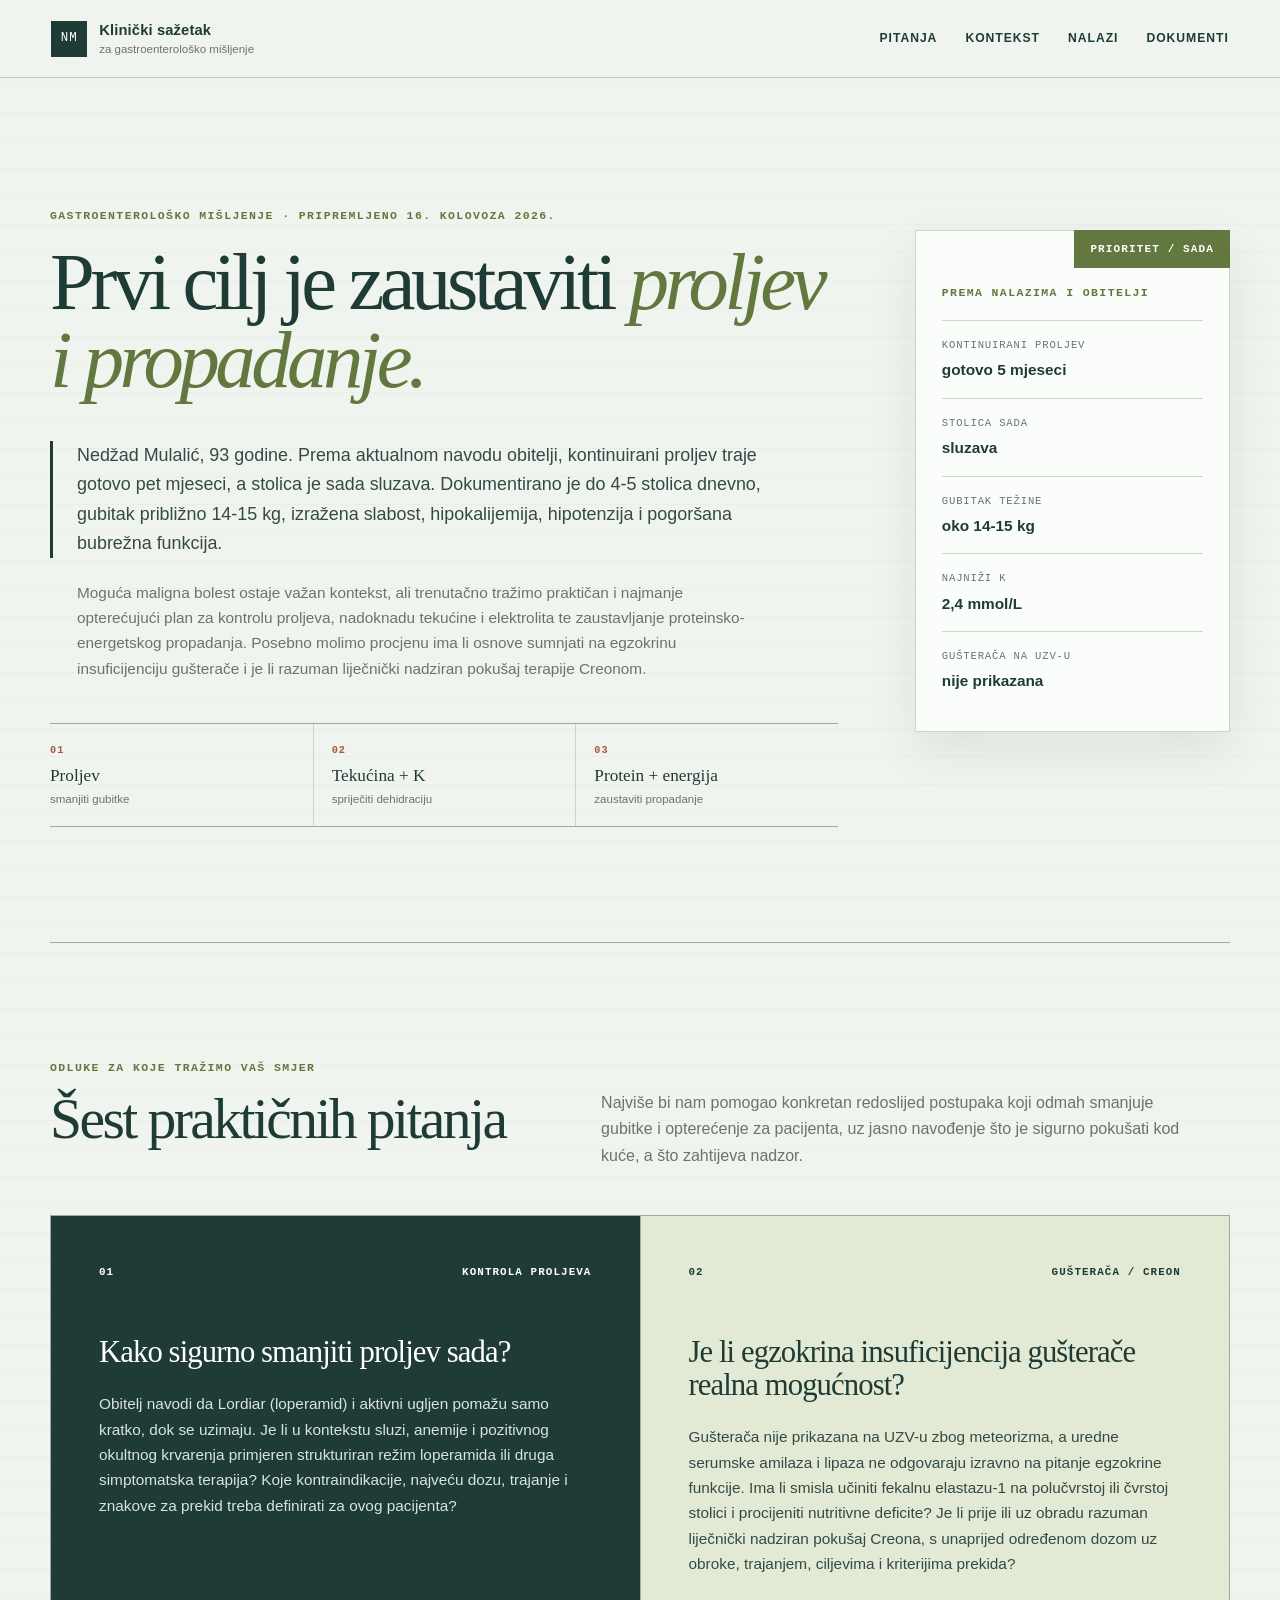
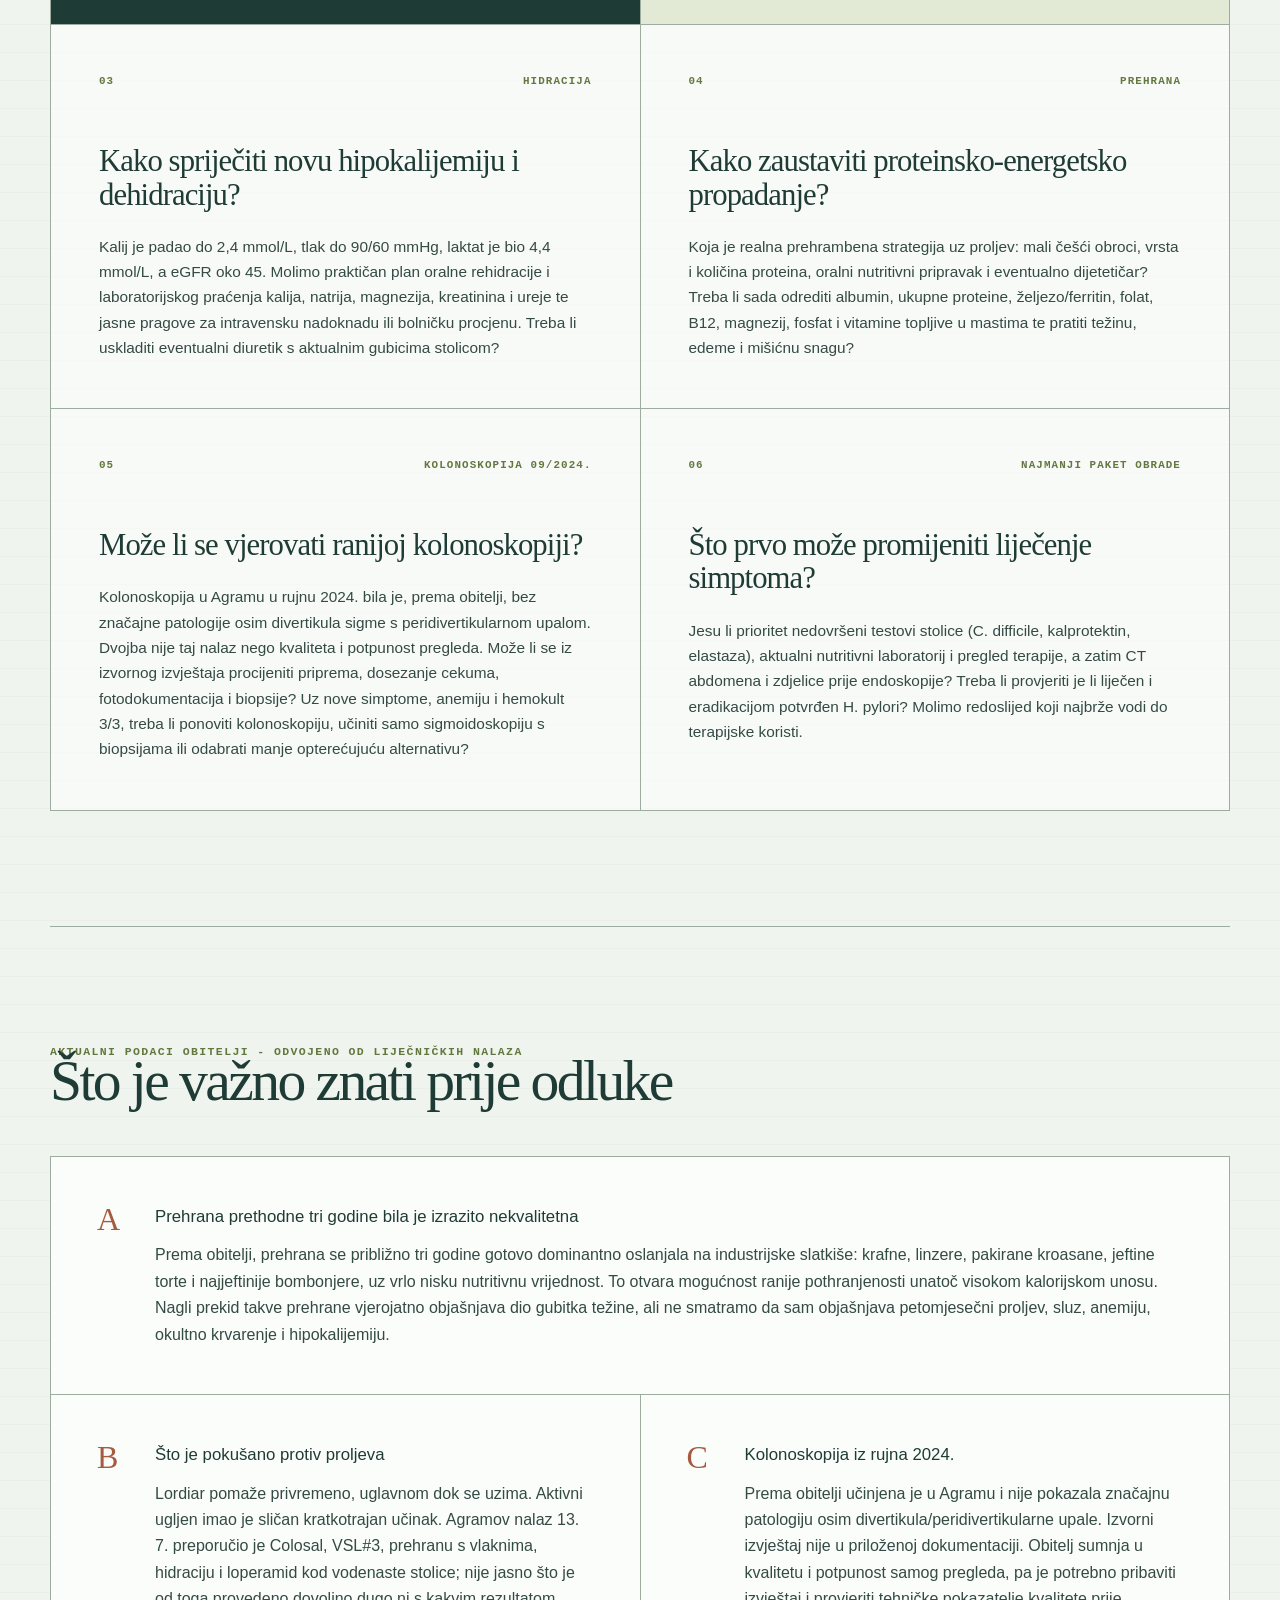
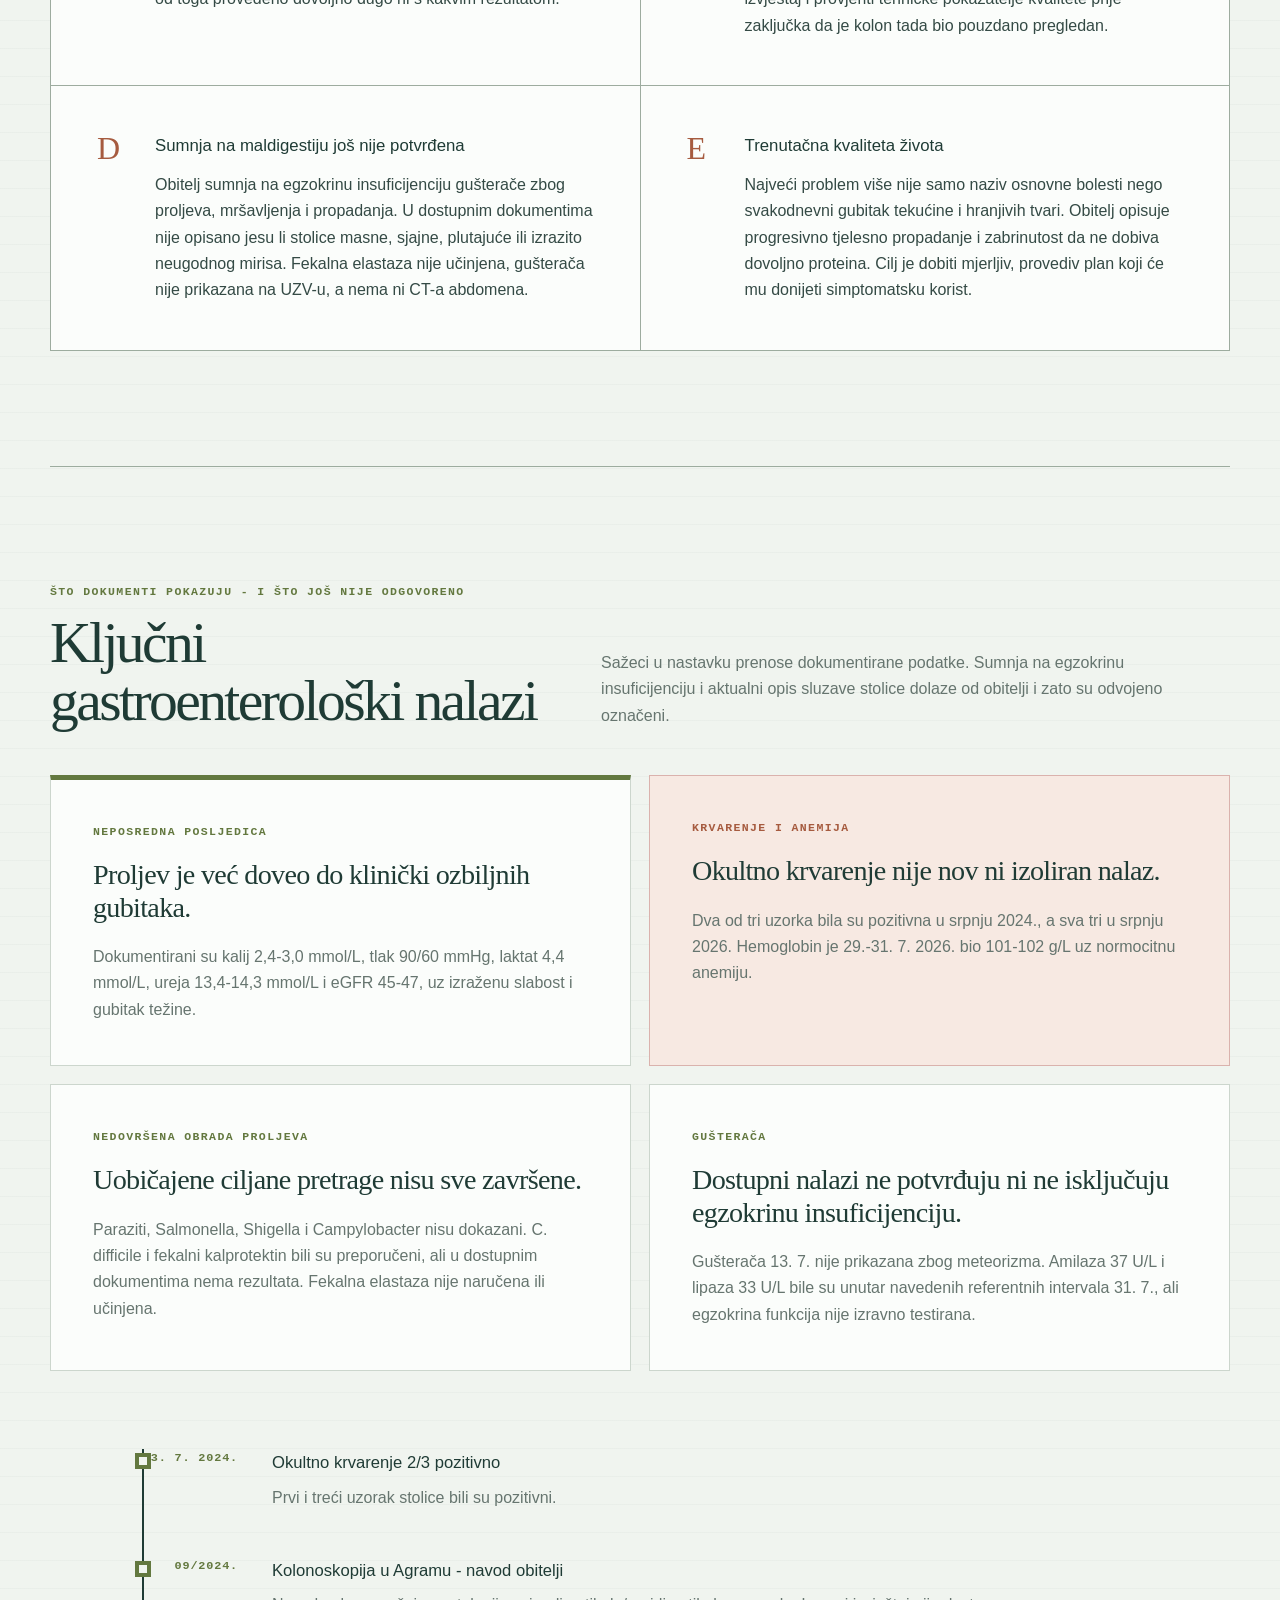
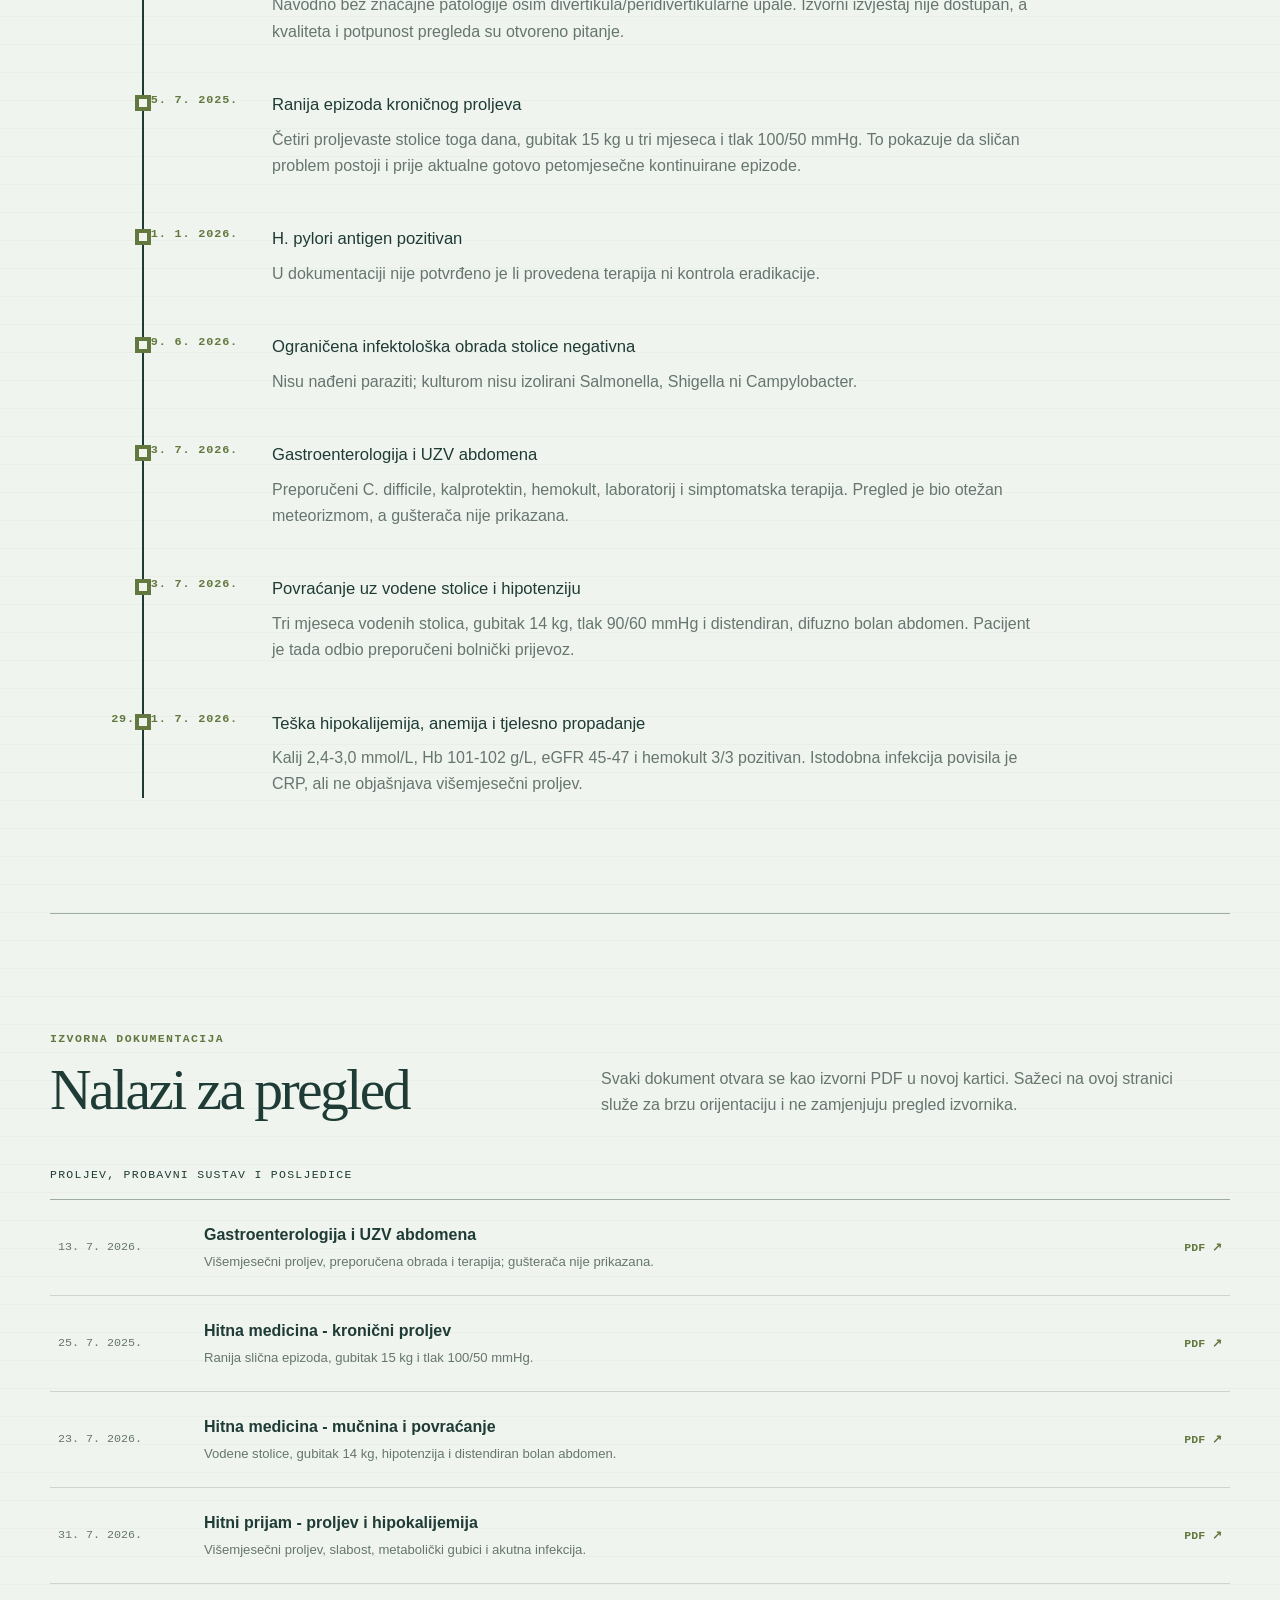
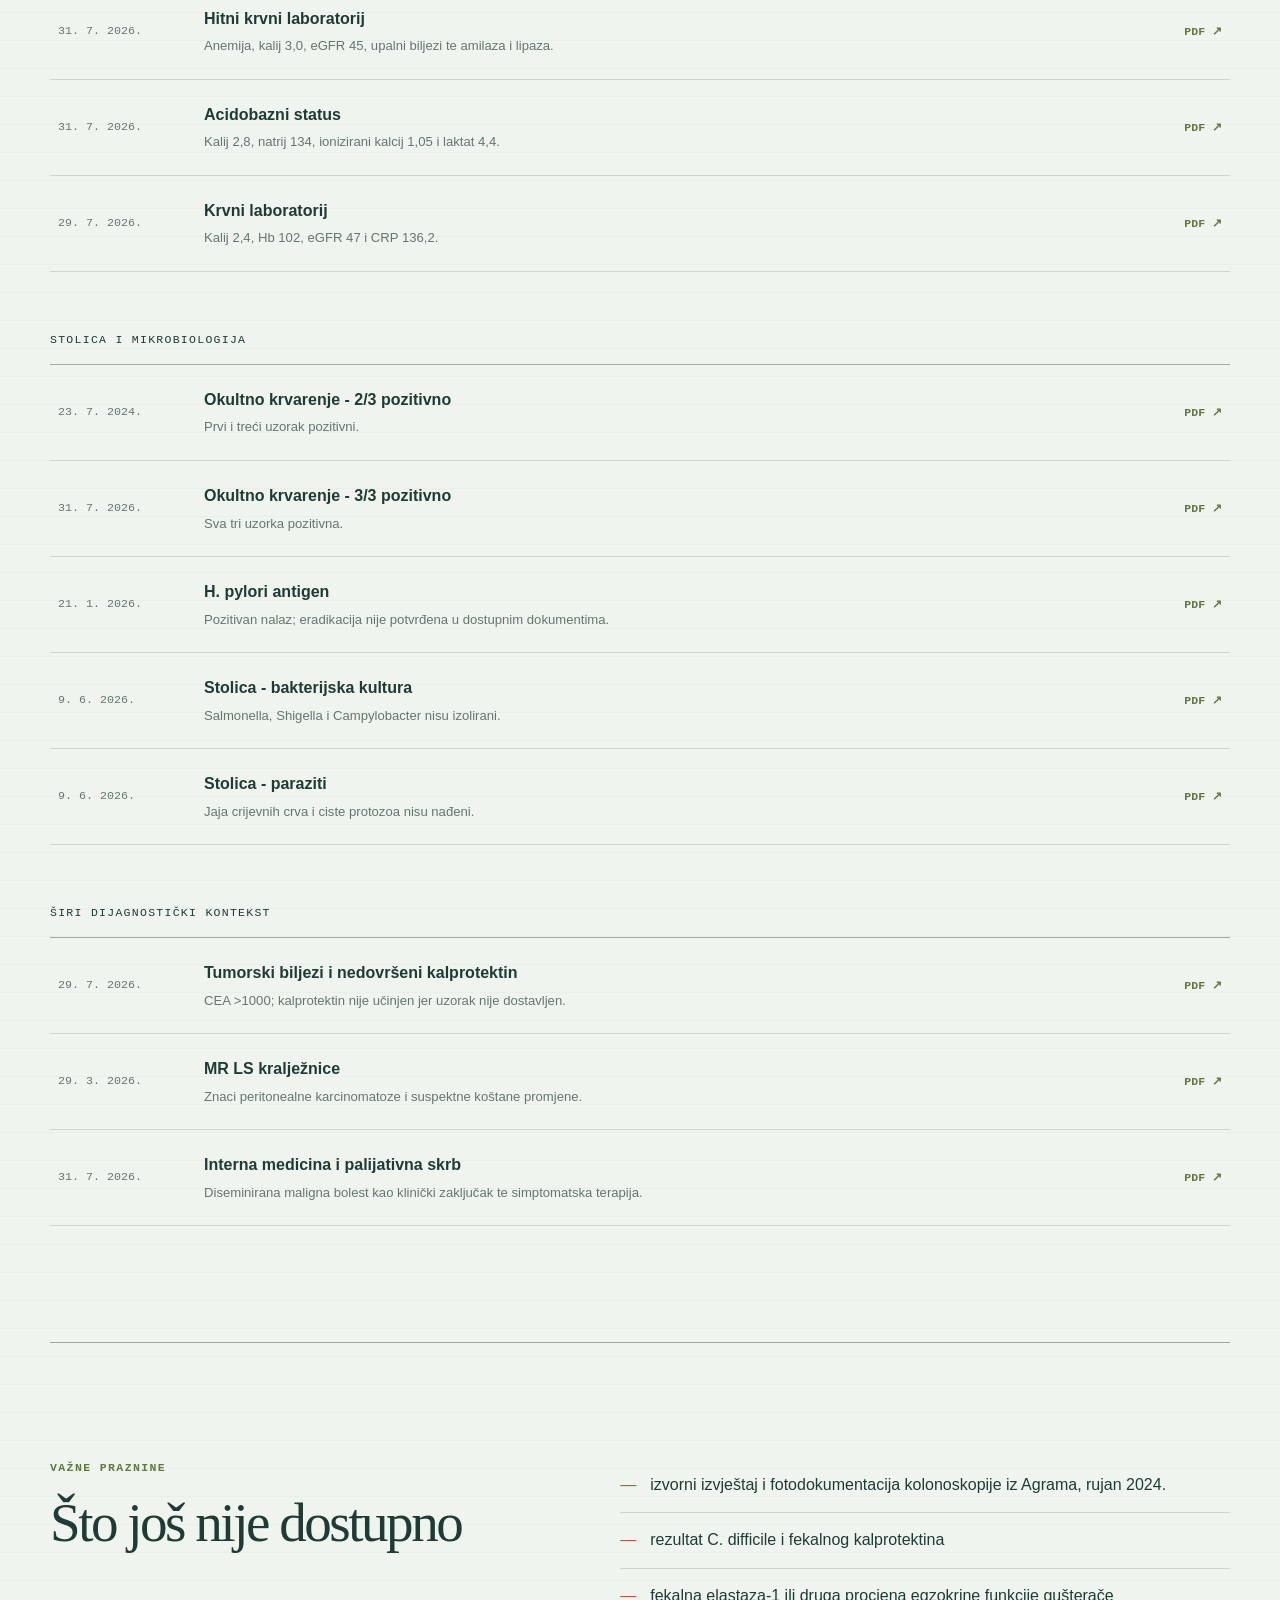
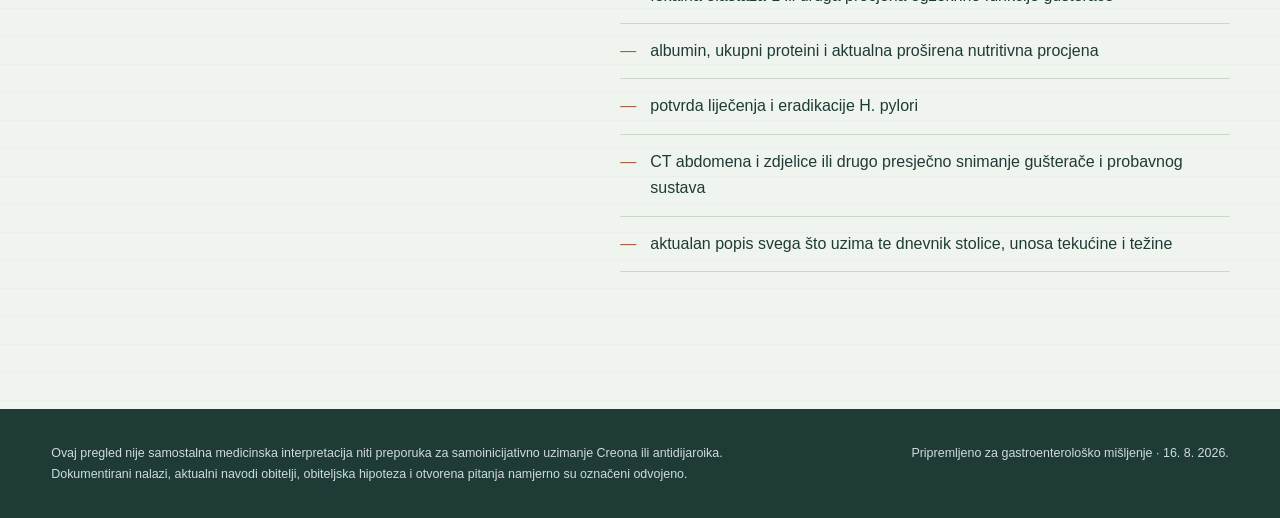
<file: gastroenterolog/index.html>
<!doctype html>
<html lang="hr">
<head>
  <meta charset="utf-8">
  <meta name="viewport" content="width=device-width, initial-scale=1">
  <meta name="robots" content="noindex, nofollow, noarchive, nocache">
  <meta name="description" content="Klinički sažetak kroničnog proljeva, nutritivnog propadanja i pitanja o egzokrinoj insuficijenciji gušterače.">
  <meta property="og:title" content="Gastroenterološko mišljenje">
  <meta property="og:description" content="Prioritet: proljev, hidracija i nutritivni oporavak · kolovoz 2026.">
  <meta property="og:type" content="website">
  <meta property="og:locale" content="hr_HR">
  <meta property="og:image" content="https://nedzad.knjige.hr/gastroenterolog/og.png">
  <meta property="og:image:width" content="1536">
  <meta property="og:image:height" content="1024">
  <meta name="twitter:card" content="summary_large_image">
  <meta name="twitter:title" content="Gastroenterološko mišljenje">
  <meta name="twitter:description" content="Prioritet: proljev, hidracija i nutritivni oporavak · kolovoz 2026.">
  <meta name="twitter:image" content="https://nedzad.knjige.hr/gastroenterolog/og.png">
  <title>Gastroenterološko mišljenje | Klinički sažetak</title>
  <link rel="stylesheet" href="style.css">
  <link rel="stylesheet" href="gastro.css">
</head>
<body>
  <div class="site-shell">
    <header class="topbar">
      <a class="brand" href="#vrh" aria-label="Povratak na početak">
        <span class="brand-mark" aria-hidden="true">NM</span>
        <span><strong>Klinički sažetak</strong><small>za gastroenterološko mišljenje</small></span>
      </a>
      <nav aria-label="Sadržaj stranice">
        <a href="#pitanja">Pitanja</a>
        <a href="#kontekst">Kontekst</a>
        <a href="#nalazi">Nalazi</a>
        <a href="#dokumenti">Dokumenti</a>
      </nav>
    </header>

    <main id="vrh">
      <section class="hero" aria-labelledby="hero-title">
        <div class="hero-copy">
          <p class="eyebrow">Gastroenterološko mišljenje · pripremljeno 16. kolovoza 2026.</p>
          <h1 id="hero-title">Prvi cilj je zaustaviti <em>proljev i propadanje.</em></h1>
          <p class="hero-lead">Nedžad Mulalić, 93 godine. Prema aktualnom navodu obitelji, kontinuirani proljev traje gotovo pet mjeseci, a stolica je sada sluzava. Dokumentirano je do 4-5 stolica dnevno, gubitak približno 14-15 kg, izražena slabost, hipokalijemija, hipotenzija i pogoršana bubrežna funkcija.</p>
          <p class="hero-intent">Moguća maligna bolest ostaje važan kontekst, ali trenutačno tražimo praktičan i najmanje opterećujući plan za kontrolu proljeva, nadoknadu tekućine i elektrolita te zaustavljanje proteinsko-energetskog propadanja. Posebno molimo procjenu ima li osnove sumnjati na egzokrinu insuficijenciju gušterače i je li razuman liječnički nadziran pokušaj terapije Creonom.</p>

          <div class="priority-strip" aria-label="Trenutačni prioriteti skrbi">
            <div><span>01</span><strong>Proljev</strong><small>smanjiti gubitke</small></div>
            <div><span>02</span><strong>Tekućina + K</strong><small>spriječiti dehidraciju</small></div>
            <div><span>03</span><strong>Protein + energija</strong><small>zaustaviti propadanje</small></div>
          </div>
        </div>

        <aside class="case-note" aria-label="Sažetak aktualnog problema">
          <span class="case-tab">PRIORITET / SADA</span>
          <p class="case-label">Prema nalazima i obitelji</p>
          <dl>
            <div><dt>Kontinuirani proljev</dt><dd>gotovo 5 mjeseci</dd></div>
            <div><dt>Stolica sada</dt><dd>sluzava</dd></div>
            <div><dt>Gubitak težine</dt><dd>oko 14-15 kg</dd></div>
            <div><dt>Najniži K</dt><dd>2,4 mmol/L</dd></div>
            <div><dt>Gušterača na UZV-u</dt><dd>nije prikazana</dd></div>
          </dl>
        </aside>
      </section>

      <section class="section questions-section" id="pitanja" aria-labelledby="questions-title">
        <div class="section-heading">
          <p class="section-kicker">Odluke za koje tražimo Vaš smjer</p>
          <h2 id="questions-title">Šest praktičnih pitanja</h2>
          <p>Najviše bi nam pomogao konkretan redoslijed postupaka koji odmah smanjuje gubitke i opterećenje za pacijenta, uz jasno navođenje što je sigurno pokušati kod kuće, a što zahtijeva nadzor.</p>
        </div>

        <div class="question-grid">
          <article class="question-card">
            <div class="question-meta"><span>01</span><span>KONTROLA PROLJEVA</span></div>
            <h3>Kako sigurno smanjiti proljev sada?</h3>
            <p>Obitelj navodi da Lordiar (loperamid) i aktivni ugljen pomažu samo kratko, dok se uzimaju. Je li u kontekstu sluzi, anemije i pozitivnog okultnog krvarenja primjeren strukturiran režim loperamida ili druga simptomatska terapija? Koje kontraindikacije, najveću dozu, trajanje i znakove za prekid treba definirati za ovog pacijenta?</p>
          </article>

          <article class="question-card">
            <div class="question-meta"><span>02</span><span>GUŠTERAČA / CREON</span></div>
            <h3>Je li egzokrina insuficijencija gušterače realna mogućnost?</h3>
            <p>Gušterača nije prikazana na UZV-u zbog meteorizma, a uredne serumske amilaza i lipaza ne odgovaraju izravno na pitanje egzokrine funkcije. Ima li smisla učiniti fekalnu elastazu-1 na polučvrstoj ili čvrstoj stolici i procijeniti nutritivne deficite? Je li prije ili uz obradu razuman liječnički nadziran pokušaj Creona, s unaprijed određenom dozom uz obroke, trajanjem, ciljevima i kriterijima prekida?</p>
          </article>

          <article class="question-card">
            <div class="question-meta"><span>03</span><span>HIDRACIJA</span></div>
            <h3>Kako spriječiti novu hipokalijemiju i dehidraciju?</h3>
            <p>Kalij je padao do 2,4 mmol/L, tlak do 90/60 mmHg, laktat je bio 4,4 mmol/L, a eGFR oko 45. Molimo praktičan plan oralne rehidracije i laboratorijskog praćenja kalija, natrija, magnezija, kreatinina i ureje te jasne pragove za intravensku nadoknadu ili bolničku procjenu. Treba li uskladiti eventualni diuretik s aktualnim gubicima stolicom?</p>
          </article>

          <article class="question-card">
            <div class="question-meta"><span>04</span><span>PREHRANA</span></div>
            <h3>Kako zaustaviti proteinsko-energetsko propadanje?</h3>
            <p>Koja je realna prehrambena strategija uz proljev: mali češći obroci, vrsta i količina proteina, oralni nutritivni pripravak i eventualno dijetetičar? Treba li sada odrediti albumin, ukupne proteine, željezo/ferritin, folat, B12, magnezij, fosfat i vitamine topljive u mastima te pratiti težinu, edeme i mišićnu snagu?</p>
          </article>

          <article class="question-card">
            <div class="question-meta"><span>05</span><span>KOLONOSKOPIJA 09/2024.</span></div>
            <h3>Može li se vjerovati ranijoj kolonoskopiji?</h3>
            <p>Kolonoskopija u Agramu u rujnu 2024. bila je, prema obitelji, bez značajne patologije osim divertikula sigme s peridivertikularnom upalom. Dvojba nije taj nalaz nego kvaliteta i potpunost pregleda. Može li se iz izvornog izvještaja procijeniti priprema, dosezanje cekuma, fotodokumentacija i biopsije? Uz nove simptome, anemiju i hemokult 3/3, treba li ponoviti kolonoskopiju, učiniti samo sigmoidoskopiju s biopsijama ili odabrati manje opterećujuću alternativu?</p>
          </article>

          <article class="question-card">
            <div class="question-meta"><span>06</span><span>NAJMANJI PAKET OBRADE</span></div>
            <h3>Što prvo može promijeniti liječenje simptoma?</h3>
            <p>Jesu li prioritet nedovršeni testovi stolice (C. difficile, kalprotektin, elastaza), aktualni nutritivni laboratorij i pregled terapije, a zatim CT abdomena i zdjelice prije endoskopije? Treba li provjeriti je li liječen i eradikacijom potvrđen H. pylori? Molimo redoslijed koji najbrže vodi do terapijske koristi.</p>
          </article>
        </div>
      </section>

      <section class="section context-section" id="kontekst" aria-labelledby="context-title">
        <div class="section-heading compact">
          <p class="section-kicker">Aktualni podaci obitelji - odvojeno od liječničkih nalaza</p>
          <h2 id="context-title">Što je važno znati prije odluke</h2>
        </div>

        <div class="context-grid">
          <article class="context-primary">
            <span class="context-index">A</span>
            <div>
              <h3>Prehrana prethodne tri godine bila je izrazito nekvalitetna</h3>
              <p>Prema obitelji, prehrana se približno tri godine gotovo dominantno oslanjala na industrijske slatkiše: krafne, linzere, pakirane kroasane, jeftine torte i najjeftinije bombonjere, uz vrlo nisku nutritivnu vrijednost. To otvara mogućnost ranije pothranjenosti unatoč visokom kalorijskom unosu. Nagli prekid takve prehrane vjerojatno objašnjava dio gubitka težine, ali ne smatramo da sam objašnjava petomjesečni proljev, sluz, anemiju, okultno krvarenje i hipokalijemiju.</p>
            </div>
          </article>

          <article>
            <span class="context-index">B</span>
            <div>
              <h3>Što je pokušano protiv proljeva</h3>
              <p>Lordiar pomaže privremeno, uglavnom dok se uzima. Aktivni ugljen imao je sličan kratkotrajan učinak. Agramov nalaz 13. 7. preporučio je Colosal, VSL#3, prehranu s vlaknima, hidraciju i loperamid kod vodenaste stolice; nije jasno što je od toga provedeno dovoljno dugo ni s kakvim rezultatom.</p>
            </div>
          </article>

          <article>
            <span class="context-index">C</span>
            <div>
              <h3>Kolonoskopija iz rujna 2024.</h3>
              <p>Prema obitelji učinjena je u Agramu i nije pokazala značajnu patologiju osim divertikula/peridivertikularne upale. Izvorni izvještaj nije u priloženoj dokumentaciji. Obitelj sumnja u kvalitetu i potpunost samog pregleda, pa je potrebno pribaviti izvještaj i provjeriti tehničke pokazatelje kvalitete prije zaključka da je kolon tada bio pouzdano pregledan.</p>
            </div>
          </article>

          <article>
            <span class="context-index">D</span>
            <div>
              <h3>Sumnja na maldigestiju još nije potvrđena</h3>
              <p>Obitelj sumnja na egzokrinu insuficijenciju gušterače zbog proljeva, mršavljenja i propadanja. U dostupnim dokumentima nije opisano jesu li stolice masne, sjajne, plutajuće ili izrazito neugodnog mirisa. Fekalna elastaza nije učinjena, gušterača nije prikazana na UZV-u, a nema ni CT-a abdomena.</p>
            </div>
          </article>

          <article>
            <span class="context-index">E</span>
            <div>
              <h3>Trenutačna kvaliteta života</h3>
              <p>Najveći problem više nije samo naziv osnovne bolesti nego svakodnevni gubitak tekućine i hranjivih tvari. Obitelj opisuje progresivno tjelesno propadanje i zabrinutost da ne dobiva dovoljno proteina. Cilj je dobiti mjerljiv, provediv plan koji će mu donijeti simptomatsku korist.</p>
            </div>
          </article>
        </div>
      </section>

      <section class="section evidence-section" id="nalazi" aria-labelledby="evidence-title">
        <div class="section-heading">
          <p class="section-kicker">Što dokumenti pokazuju - i što još nije odgovoreno</p>
          <h2 id="evidence-title">Ključni gastroenterološki nalazi</h2>
          <p>Sažeci u nastavku prenose dokumentirane podatke. Sumnja na egzokrinu insuficijenciju i aktualni opis sluzave stolice dolaze od obitelji i zato su odvojeno označeni.</p>
        </div>

        <div class="evidence-grid">
          <article class="evidence-card high-signal">
            <p class="evidence-label">Neposredna posljedica</p>
            <h3>Proljev je već doveo do klinički ozbiljnih gubitaka.</h3>
            <p>Dokumentirani su kalij 2,4-3,0 mmol/L, tlak 90/60 mmHg, laktat 4,4 mmol/L, ureja 13,4-14,3 mmol/L i eGFR 45-47, uz izraženu slabost i gubitak težine.</p>
          </article>

          <article class="evidence-card acute">
            <p class="evidence-label">Krvarenje i anemija</p>
            <h3>Okultno krvarenje nije nov ni izoliran nalaz.</h3>
            <p>Dva od tri uzorka bila su pozitivna u srpnju 2024., a sva tri u srpnju 2026. Hemoglobin je 29.-31. 7. 2026. bio 101-102 g/L uz normocitnu anemiju.</p>
          </article>

          <article class="evidence-card">
            <p class="evidence-label">Nedovršena obrada proljeva</p>
            <h3>Uobičajene ciljane pretrage nisu sve završene.</h3>
            <p>Paraziti, Salmonella, Shigella i Campylobacter nisu dokazani. C. difficile i fekalni kalprotektin bili su preporučeni, ali u dostupnim dokumentima nema rezultata. Fekalna elastaza nije naručena ili učinjena.</p>
          </article>

          <article class="evidence-card">
            <p class="evidence-label">Gušterača</p>
            <h3>Dostupni nalazi ne potvrđuju ni ne isključuju egzokrinu insuficijenciju.</h3>
            <p>Gušterača 13. 7. nije prikazana zbog meteorizma. Amilaza 37 U/L i lipaza 33 U/L bile su unutar navedenih referentnih intervala 31. 7., ali egzokrina funkcija nije izravno testirana.</p>
          </article>
        </div>

        <div class="timeline" aria-label="Kronologija relevantnih nalaza">
          <article>
            <time>23. 7. 2024.</time>
            <div><h3>Okultno krvarenje 2/3 pozitivno</h3><p>Prvi i treći uzorak stolice bili su pozitivni.</p></div>
          </article>
          <article>
            <time>09/2024.</time>
            <div><h3>Kolonoskopija u Agramu - navod obitelji</h3><p>Navodno bez značajne patologije osim divertikula/peridivertikularne upale. Izvorni izvještaj nije dostupan, a kvaliteta i potpunost pregleda su otvoreno pitanje.</p></div>
          </article>
          <article>
            <time>25. 7. 2025.</time>
            <div><h3>Ranija epizoda kroničnog proljeva</h3><p>Četiri proljevaste stolice toga dana, gubitak 15 kg u tri mjeseca i tlak 100/50 mmHg. To pokazuje da sličan problem postoji i prije aktualne gotovo petomjesečne kontinuirane epizode.</p></div>
          </article>
          <article>
            <time>21. 1. 2026.</time>
            <div><h3>H. pylori antigen pozitivan</h3><p>U dokumentaciji nije potvrđeno je li provedena terapija ni kontrola eradikacije.</p></div>
          </article>
          <article>
            <time>9. 6. 2026.</time>
            <div><h3>Ograničena infektološka obrada stolice negativna</h3><p>Nisu nađeni paraziti; kulturom nisu izolirani Salmonella, Shigella ni Campylobacter.</p></div>
          </article>
          <article>
            <time>13. 7. 2026.</time>
            <div><h3>Gastroenterologija i UZV abdomena</h3><p>Preporučeni C. difficile, kalprotektin, hemokult, laboratorij i simptomatska terapija. Pregled je bio otežan meteorizmom, a gušterača nije prikazana.</p></div>
          </article>
          <article>
            <time>23. 7. 2026.</time>
            <div><h3>Povraćanje uz vodene stolice i hipotenziju</h3><p>Tri mjeseca vodenih stolica, gubitak 14 kg, tlak 90/60 mmHg i distendiran, difuzno bolan abdomen. Pacijent je tada odbio preporučeni bolnički prijevoz.</p></div>
          </article>
          <article>
            <time>29.-31. 7. 2026.</time>
            <div><h3>Teška hipokalijemija, anemija i tjelesno propadanje</h3><p>Kalij 2,4-3,0 mmol/L, Hb 101-102 g/L, eGFR 45-47 i hemokult 3/3 pozitivan. Istodobna infekcija povisila je CRP, ali ne objašnjava višemjesečni proljev.</p></div>
          </article>
        </div>
      </section>

      <section class="section documents-section" id="dokumenti" aria-labelledby="documents-title">
        <div class="section-heading">
          <p class="section-kicker">Izvorna dokumentacija</p>
          <h2 id="documents-title">Nalazi za pregled</h2>
          <p>Svaki dokument otvara se kao izvorni PDF u novoj kartici. Sažeci na ovoj stranici služe za brzu orijentaciju i ne zamjenjuju pregled izvornika.</p>
        </div>

        <div class="document-group">
          <h3>Proljev, probavni sustav i posljedice</h3>
          <div class="document-list">
            <a class="document-row" href="docs/gastroenterologija-2026-07-13.pdf" target="_blank" rel="noreferrer"><time>13. 7. 2026.</time><span class="document-copy"><strong>Gastroenterologija i UZV abdomena</strong><small>Višemjesečni proljev, preporučena obrada i terapija; gušterača nije prikazana.</small></span><span class="document-action" aria-hidden="true">PDF ↗</span></a>
            <a class="document-row" href="docs/kronicni-proljev-2025-07-25.pdf" target="_blank" rel="noreferrer"><time>25. 7. 2025.</time><span class="document-copy"><strong>Hitna medicina - kronični proljev</strong><small>Ranija slična epizoda, gubitak 15 kg i tlak 100/50 mmHg.</small></span><span class="document-action" aria-hidden="true">PDF ↗</span></a>
            <a class="document-row" href="docs/mucnina-povracanje-2026-07-23.pdf" target="_blank" rel="noreferrer"><time>23. 7. 2026.</time><span class="document-copy"><strong>Hitna medicina - mučnina i povraćanje</strong><small>Vodene stolice, gubitak 14 kg, hipotenzija i distendiran bolan abdomen.</small></span><span class="document-action" aria-hidden="true">PDF ↗</span></a>
            <a class="document-row" href="docs/hitna-2026-07-31.pdf" target="_blank" rel="noreferrer"><time>31. 7. 2026.</time><span class="document-copy"><strong>Hitni prijam - proljev i hipokalijemija</strong><small>Višemjesečni proljev, slabost, metabolički gubici i akutna infekcija.</small></span><span class="document-action" aria-hidden="true">PDF ↗</span></a>
            <a class="document-row" href="docs/laboratorij-hitna-2026-07-31.pdf" target="_blank" rel="noreferrer"><time>31. 7. 2026.</time><span class="document-copy"><strong>Hitni krvni laboratorij</strong><small>Anemija, kalij 3,0, eGFR 45, upalni biljezi te amilaza i lipaza.</small></span><span class="document-action" aria-hidden="true">PDF ↗</span></a>
            <a class="document-row" href="docs/acidobazni-status-2026-07-31.pdf" target="_blank" rel="noreferrer"><time>31. 7. 2026.</time><span class="document-copy"><strong>Acidobazni status</strong><small>Kalij 2,8, natrij 134, ionizirani kalcij 1,05 i laktat 4,4.</small></span><span class="document-action" aria-hidden="true">PDF ↗</span></a>
            <a class="document-row" href="docs/laboratorij-2026-07-29.pdf" target="_blank" rel="noreferrer"><time>29. 7. 2026.</time><span class="document-copy"><strong>Krvni laboratorij</strong><small>Kalij 2,4, Hb 102, eGFR 47 i CRP 136,2.</small></span><span class="document-action" aria-hidden="true">PDF ↗</span></a>
          </div>
        </div>

        <div class="document-group">
          <h3>Stolica i mikrobiologija</h3>
          <div class="document-list">
            <a class="document-row" href="docs/okultno-krvarenje-2024-07-23.pdf" target="_blank" rel="noreferrer"><time>23. 7. 2024.</time><span class="document-copy"><strong>Okultno krvarenje - 2/3 pozitivno</strong><small>Prvi i treći uzorak pozitivni.</small></span><span class="document-action" aria-hidden="true">PDF ↗</span></a>
            <a class="document-row" href="docs/okultno-krvarenje-2026-07-31.pdf" target="_blank" rel="noreferrer"><time>31. 7. 2026.</time><span class="document-copy"><strong>Okultno krvarenje - 3/3 pozitivno</strong><small>Sva tri uzorka pozitivna.</small></span><span class="document-action" aria-hidden="true">PDF ↗</span></a>
            <a class="document-row" href="docs/h-pylori-2026-01-21.pdf" target="_blank" rel="noreferrer"><time>21. 1. 2026.</time><span class="document-copy"><strong>H. pylori antigen</strong><small>Pozitivan nalaz; eradikacija nije potvrđena u dostupnim dokumentima.</small></span><span class="document-action" aria-hidden="true">PDF ↗</span></a>
            <a class="document-row" href="docs/stolica-bakterije-2026-06-09.pdf" target="_blank" rel="noreferrer"><time>9. 6. 2026.</time><span class="document-copy"><strong>Stolica - bakterijska kultura</strong><small>Salmonella, Shigella i Campylobacter nisu izolirani.</small></span><span class="document-action" aria-hidden="true">PDF ↗</span></a>
            <a class="document-row" href="docs/stolica-paraziti-2026-06-09.pdf" target="_blank" rel="noreferrer"><time>9. 6. 2026.</time><span class="document-copy"><strong>Stolica - paraziti</strong><small>Jaja crijevnih crva i ciste protozoa nisu nađeni.</small></span><span class="document-action" aria-hidden="true">PDF ↗</span></a>
          </div>
        </div>

        <div class="document-group">
          <h3>Širi dijagnostički kontekst</h3>
          <div class="document-list">
            <a class="document-row" href="docs/tumorski-biljezi-2026-07-29.pdf" target="_blank" rel="noreferrer"><time>29. 7. 2026.</time><span class="document-copy"><strong>Tumorski biljezi i nedovršeni kalprotektin</strong><small>CEA &gt;1000; kalprotektin nije učinjen jer uzorak nije dostavljen.</small></span><span class="document-action" aria-hidden="true">PDF ↗</span></a>
            <a class="document-row" href="docs/mr-ls-2026-03-29.pdf" target="_blank" rel="noreferrer"><time>29. 3. 2026.</time><span class="document-copy"><strong>MR LS kralježnice</strong><small>Znaci peritonealne karcinomatoze i suspektne koštane promjene.</small></span><span class="document-action" aria-hidden="true">PDF ↗</span></a>
            <a class="document-row" href="docs/interna-palijativa-2026-07-31.pdf" target="_blank" rel="noreferrer"><time>31. 7. 2026.</time><span class="document-copy"><strong>Interna medicina i palijativna skrb</strong><small>Diseminirana maligna bolest kao klinički zaključak te simptomatska terapija.</small></span><span class="document-action" aria-hidden="true">PDF ↗</span></a>
          </div>
        </div>
      </section>

      <section class="section missing-section" id="nedostaje" aria-labelledby="missing-title">
        <div>
          <p class="section-kicker">Važne praznine</p>
          <h2 id="missing-title">Što još nije dostupno</h2>
        </div>
        <ul>
          <li>izvorni izvještaj i fotodokumentacija kolonoskopije iz Agrama, rujan 2024.</li>
          <li>rezultat C. difficile i fekalnog kalprotektina</li>
          <li>fekalna elastaza-1 ili druga procjena egzokrine funkcije gušterače</li>
          <li>albumin, ukupni proteini i aktualna proširena nutritivna procjena</li>
          <li>potvrda liječenja i eradikacije H. pylori</li>
          <li>CT abdomena i zdjelice ili drugo presječno snimanje gušterače i probavnog sustava</li>
          <li>aktualan popis svega što uzima te dnevnik stolice, unosa tekućine i težine</li>
        </ul>
      </section>
    </main>

    <footer>
      <p>Ovaj pregled nije samostalna medicinska interpretacija niti preporuka za samoinicijativno uzimanje Creona ili antidijaroika. Dokumentirani nalazi, aktualni navodi obitelji, obiteljska hipoteza i otvorena pitanja namjerno su označeni odvojeno.</p>
      <p>Pripremljeno za gastroenterološko mišljenje · 16. 8. 2026.</p>
    </footer>
  </div>
</body>
</html>
</file>
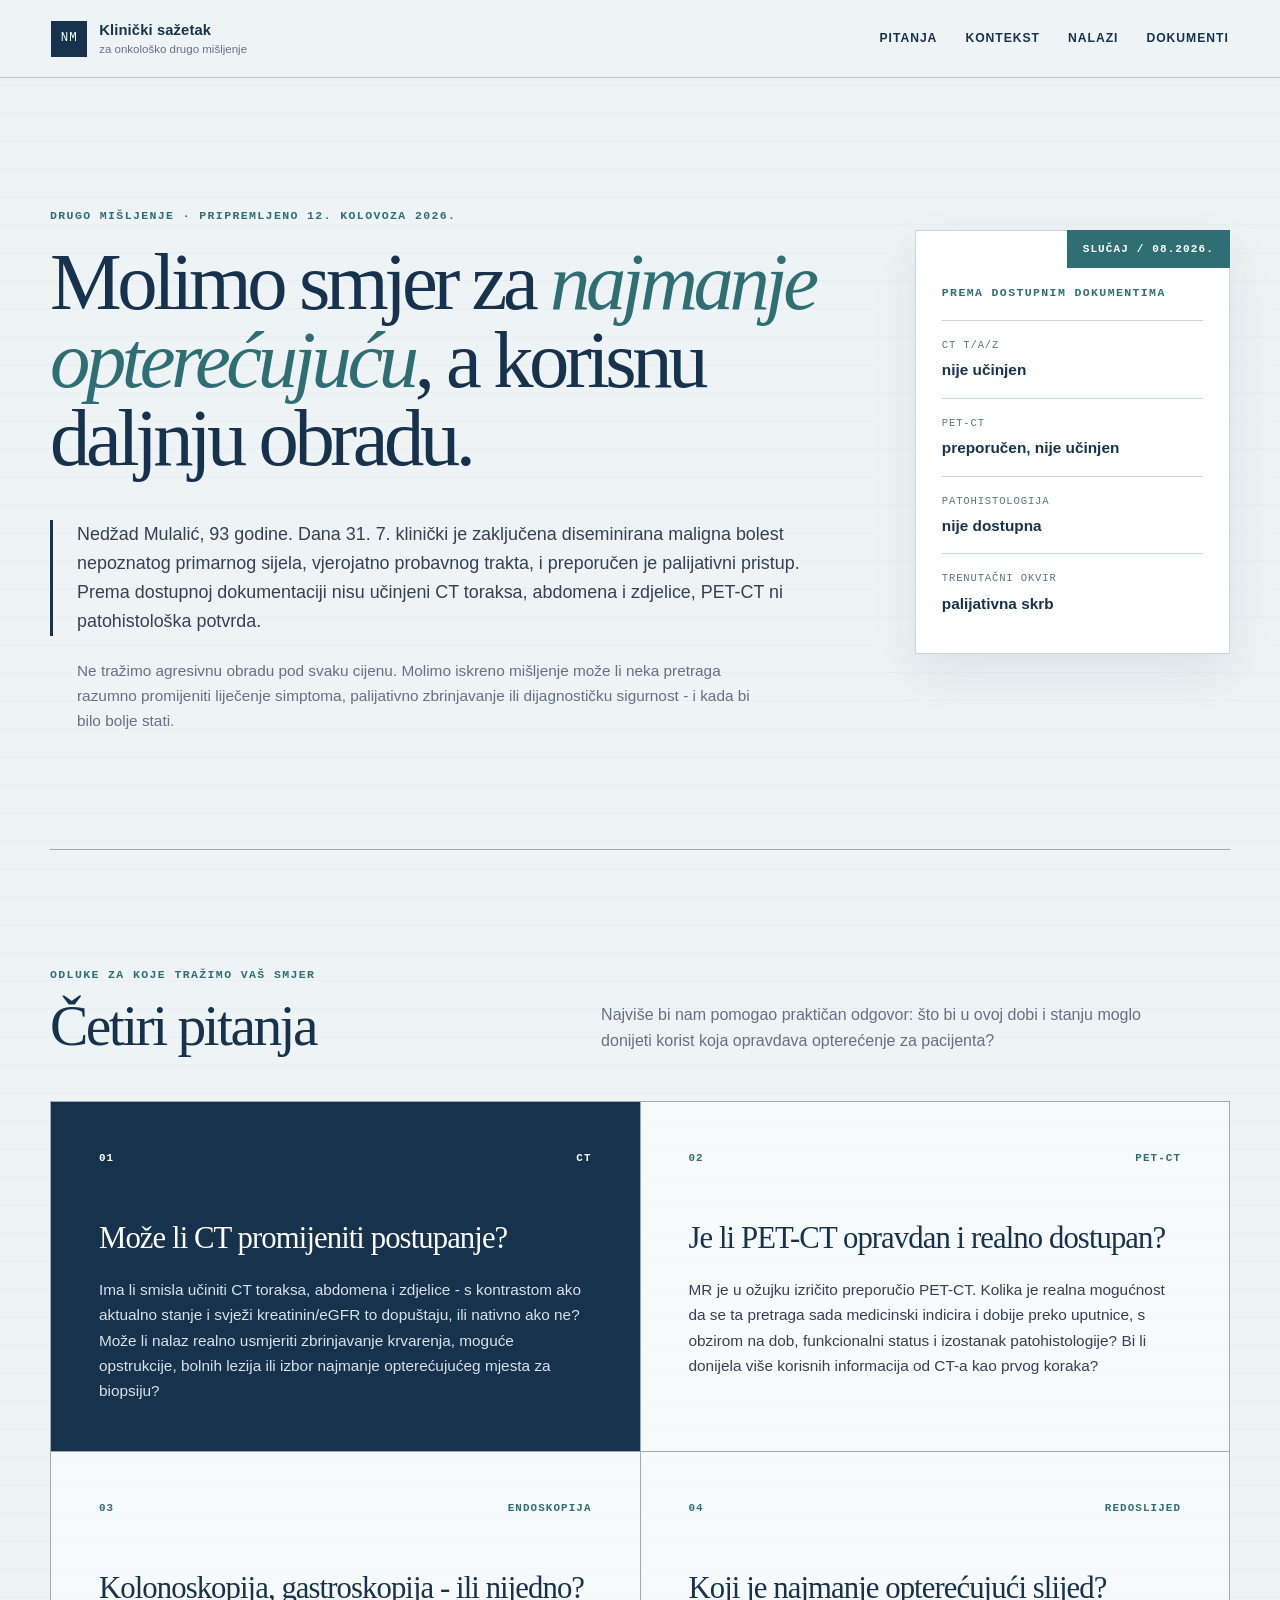
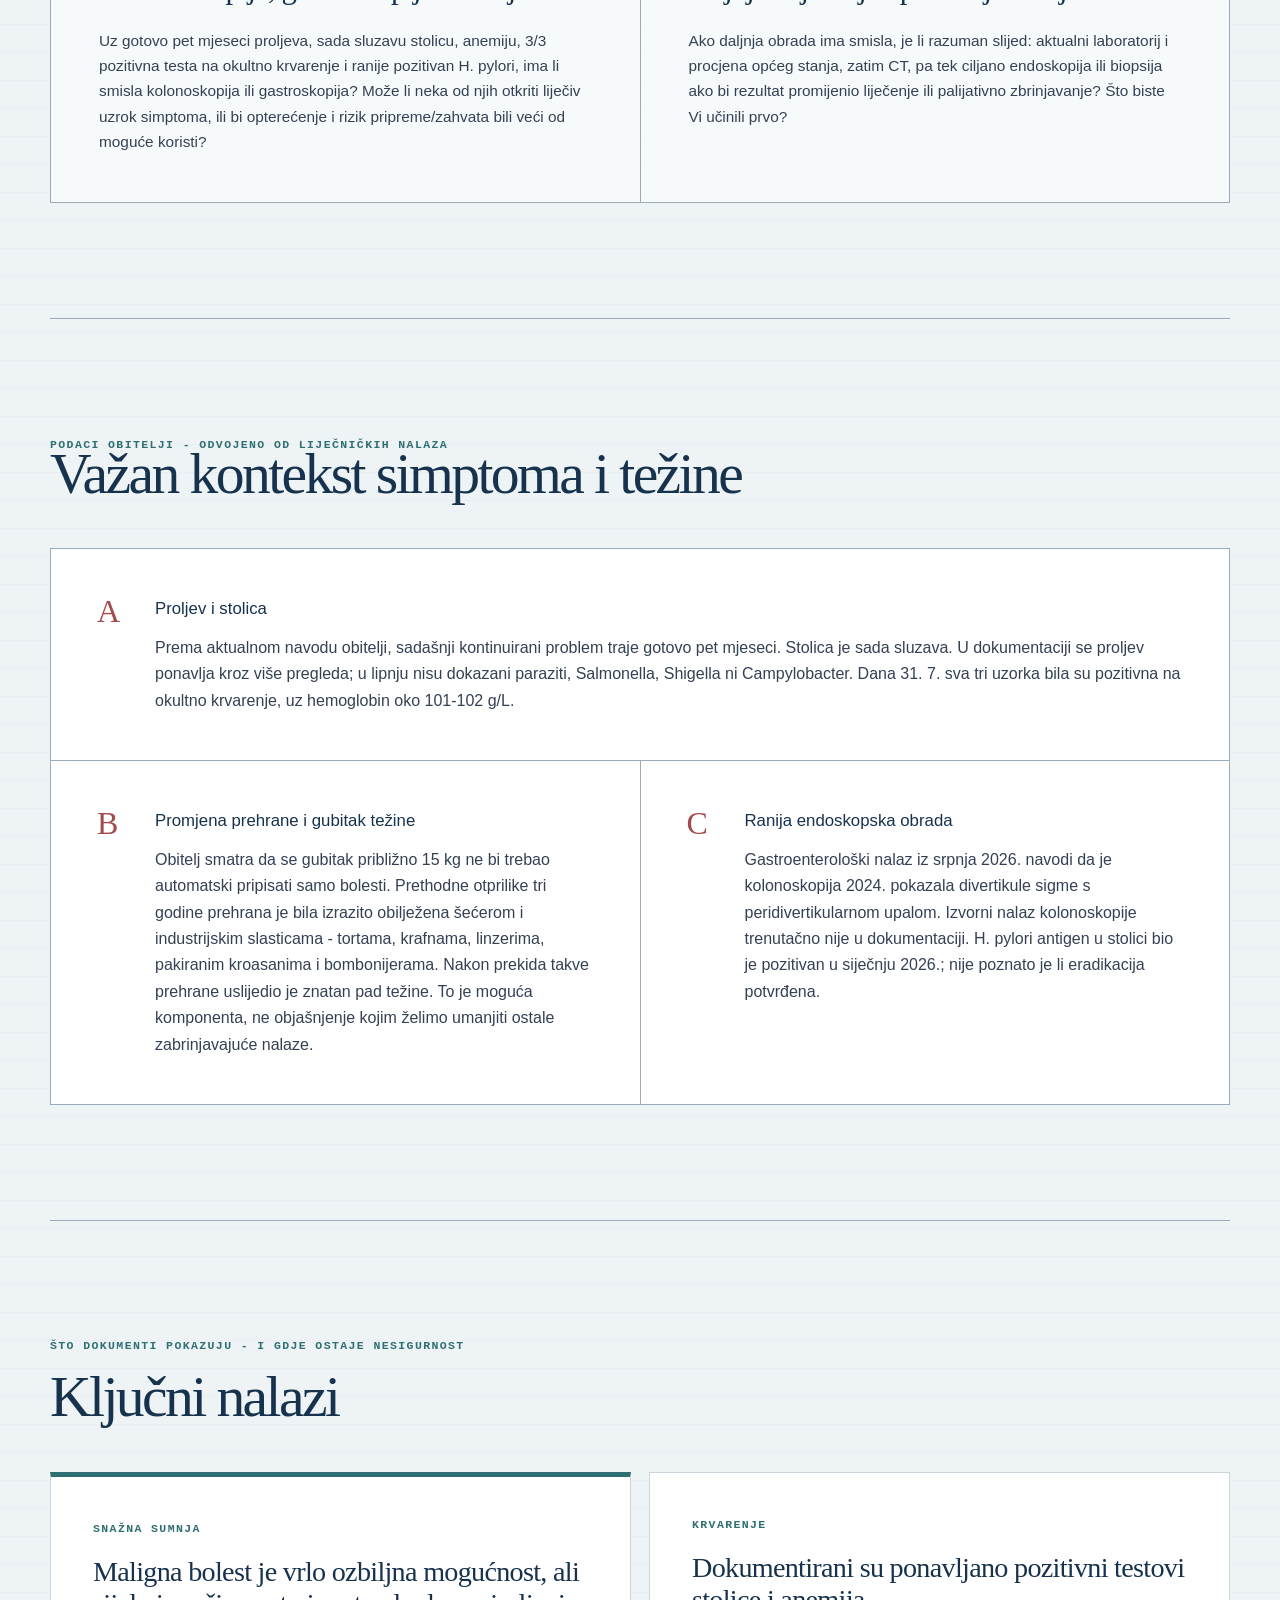
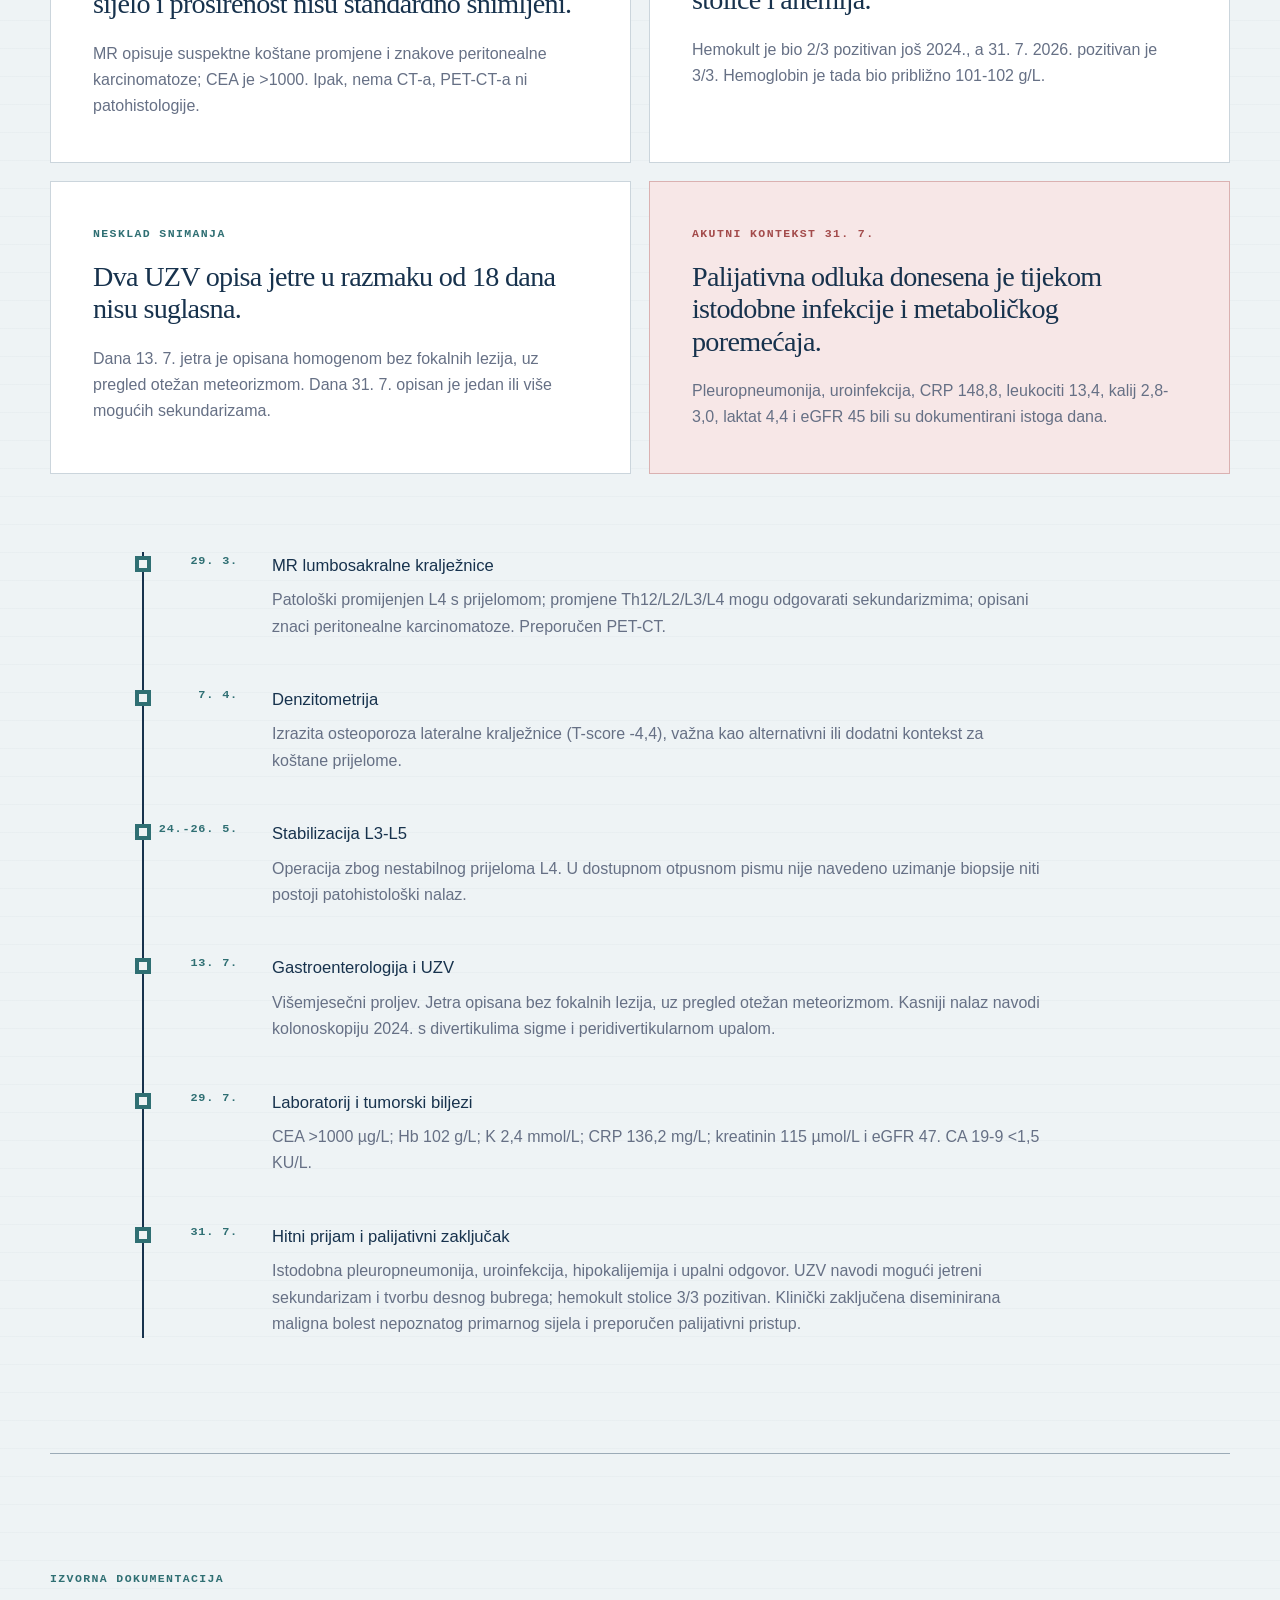
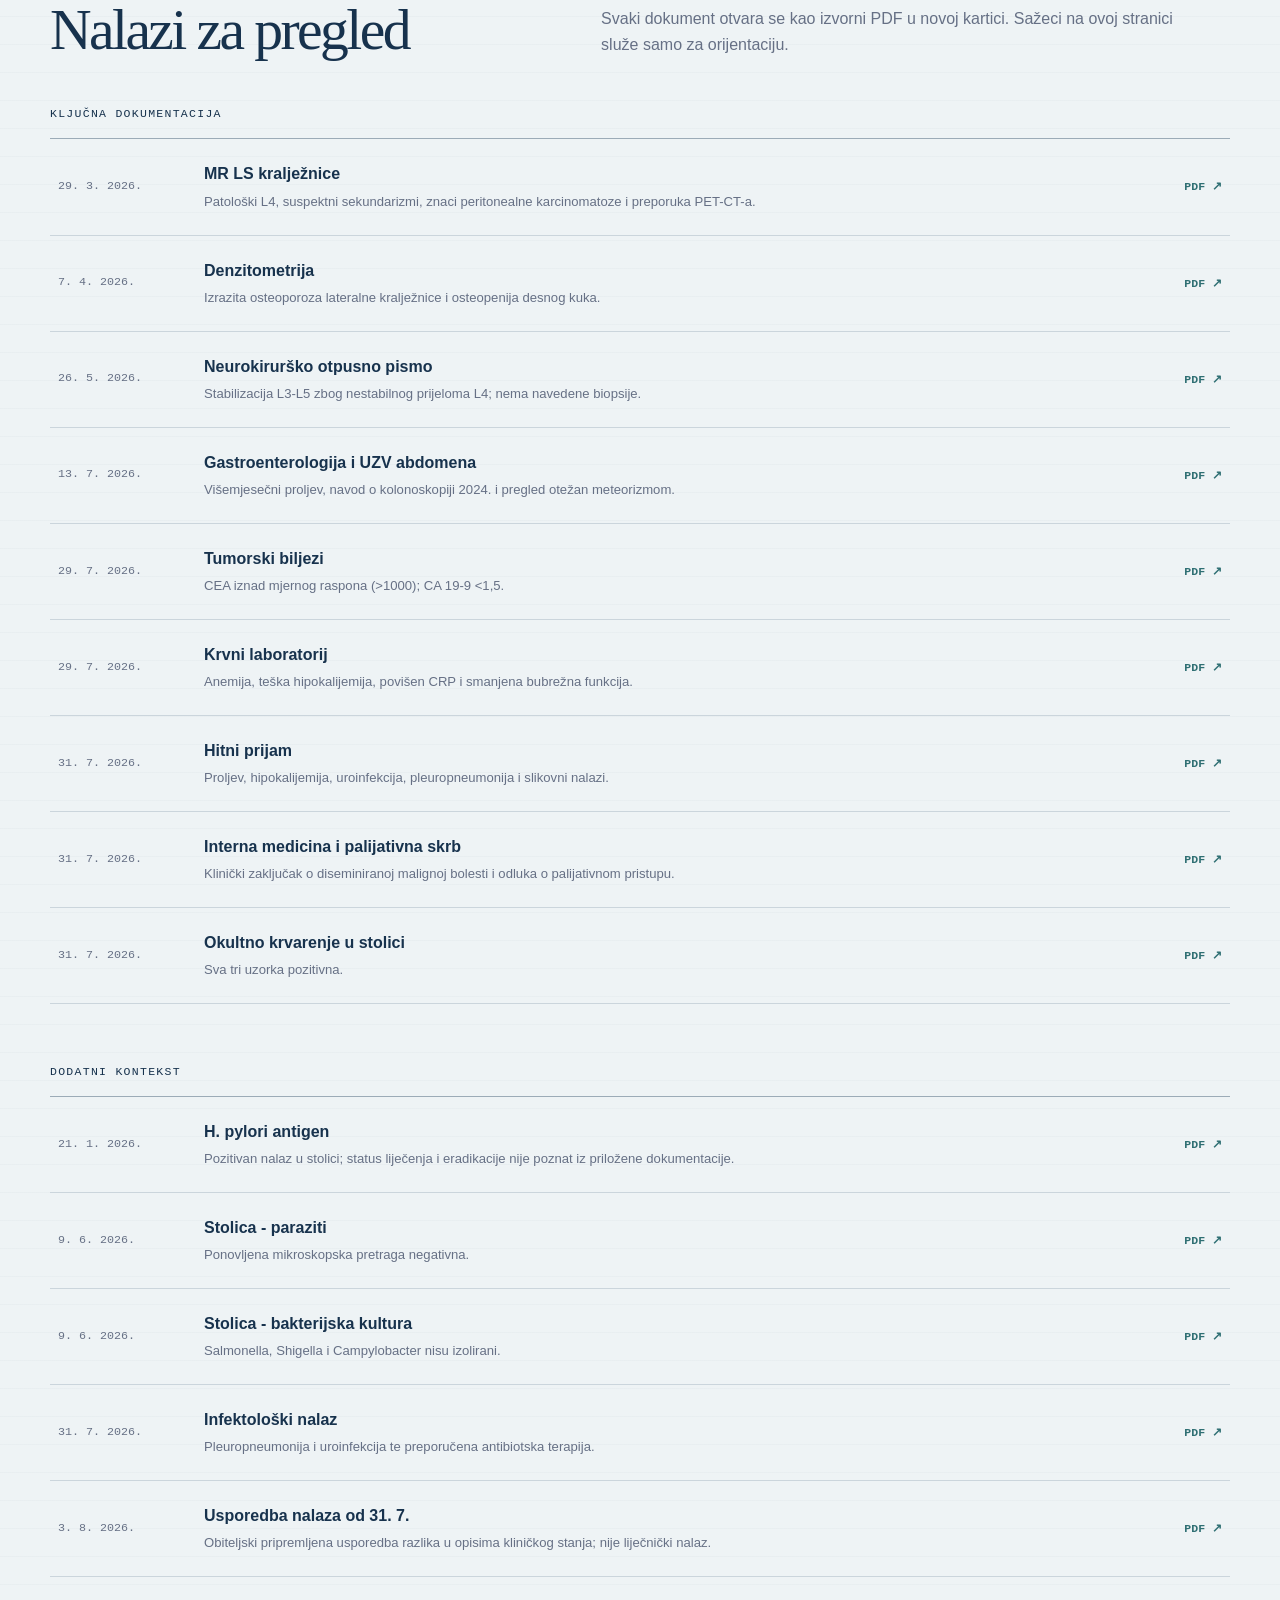
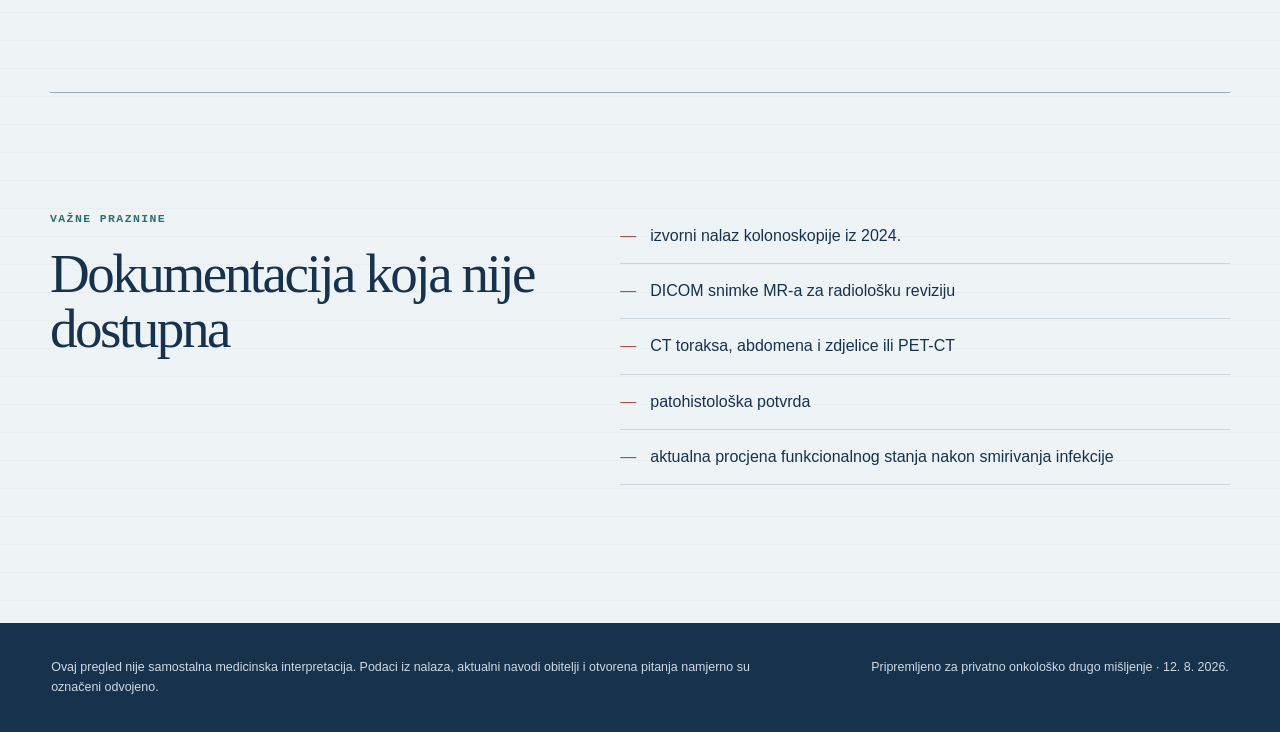
<file: onkolog/index.html>
<!doctype html>
<html lang="hr">
<head>
  <meta charset="utf-8">
  <meta name="viewport" content="width=device-width, initial-scale=1">
  <meta name="robots" content="noindex, nofollow, noarchive, nocache">
  <meta name="description" content="Sažetak ključnih nalaza i pitanja za najmanje opterećujuću daljnju obradu.">
  <meta property="og:title" content="Onkološko drugo mišljenje">
  <meta property="og:description" content="Klinički sažetak · kolovoz 2026.">
  <meta property="og:image" content="og.png">
  <title>Onkološko drugo mišljenje | Klinički sažetak</title>
  <link rel="stylesheet" href="style.css">
</head>
<body><div class="site-shell"><header class="topbar"><a class="brand" href="#vrh" aria-label="Povratak na početak"><span class="brand-mark" aria-hidden="true">NM</span><span><strong>Klinički sažetak</strong><small>za onkološko drugo mišljenje</small></span></a><nav aria-label="Sadržaj stranice"><a href="#pitanja">Pitanja</a><a href="#kontekst">Kontekst</a><a href="#nalazi">Nalazi</a><a href="#dokumenti">Dokumenti</a></nav></header><main id="vrh"><section class="hero" aria-labelledby="hero-title"><div class="hero-copy"><p class="eyebrow">Drugo mišljenje · pripremljeno 12. kolovoza 2026.</p><h1 id="hero-title">Molimo smjer za <em>najmanje opterećujuću</em>, a korisnu daljnju obradu.</h1><p class="hero-lead">Nedžad Mulalić, 93 godine. Dana 31. 7. klinički je zaključena diseminirana maligna bolest nepoznatog primarnog sijela, vjerojatno probavnog trakta, i preporučen je palijativni pristup. Prema dostupnoj dokumentaciji nisu učinjeni CT toraksa, abdomena i zdjelice, PET-CT ni patohistološka potvrda.</p><p class="hero-intent">Ne tražimo agresivnu obradu pod svaku cijenu. Molimo iskreno mišljenje može li neka pretraga razumno promijeniti liječenje simptoma, palijativno zbrinjavanje ili dijagnostičku sigurnost - i kada bi bilo bolje stati.</p></div><aside class="case-note" aria-label="Status dostupne obrade"><span class="case-tab">SLUČAJ / 08.2026.</span><p class="case-label">Prema dostupnim dokumentima</p><dl><div><dt>CT T/A/Z</dt><dd>nije učinjen</dd></div><div><dt>PET-CT</dt><dd>preporučen, nije učinjen</dd></div><div><dt>Patohistologija</dt><dd>nije dostupna</dd></div><div><dt>Trenutačni okvir</dt><dd>palijativna skrb</dd></div></dl></aside></section><section class="section questions-section" id="pitanja" aria-labelledby="questions-title"><div class="section-heading"><p class="section-kicker">Odluke za koje tražimo Vaš smjer</p><h2 id="questions-title">Četiri pitanja</h2><p>Najviše bi nam pomogao praktičan odgovor: što bi u ovoj dobi i stanju moglo donijeti korist koja opravdava opterećenje za pacijenta?</p></div><div class="question-grid"><article class="question-card"><div class="question-meta"><span>01</span><span>CT</span></div><h3>Može li CT promijeniti postupanje?</h3><p>Ima li smisla učiniti CT toraksa, abdomena i zdjelice - s kontrastom ako aktualno stanje i svježi kreatinin/eGFR to dopuštaju, ili nativno ako ne? Može li nalaz realno usmjeriti zbrinjavanje krvarenja, moguće opstrukcije, bolnih lezija ili izbor najmanje opterećujućeg mjesta za biopsiju?</p></article><article class="question-card"><div class="question-meta"><span>02</span><span>PET-CT</span></div><h3>Je li PET-CT opravdan i realno dostupan?</h3><p>MR je u ožujku izričito preporučio PET-CT. Kolika je realna mogućnost da se ta pretraga sada medicinski indicira i dobije preko uputnice, s obzirom na dob, funkcionalni status i izostanak patohistologije? Bi li donijela više korisnih informacija od CT-a kao prvog koraka?</p></article><article class="question-card"><div class="question-meta"><span>03</span><span>ENDOSKOPIJA</span></div><h3>Kolonoskopija, gastroskopija - ili nijedno?</h3><p>Uz gotovo pet mjeseci proljeva, sada sluzavu stolicu, anemiju, 3/3 pozitivna testa na okultno krvarenje i ranije pozitivan H. pylori, ima li smisla kolonoskopija ili gastroskopija? Može li neka od njih otkriti liječiv uzrok simptoma, ili bi opterećenje i rizik pripreme/zahvata bili veći od moguće koristi?</p></article><article class="question-card"><div class="question-meta"><span>04</span><span>REDOSLIJED</span></div><h3>Koji je najmanje opterećujući slijed?</h3><p>Ako daljnja obrada ima smisla, je li razuman slijed: aktualni laboratorij i procjena općeg stanja, zatim CT, pa tek ciljano endoskopija ili biopsija ako bi rezultat promijenio liječenje ili palijativno zbrinjavanje? Što biste Vi učinili prvo?</p></article></div></section><section class="section context-section" id="kontekst" aria-labelledby="context-title"><div class="section-heading compact"><p class="section-kicker">Podaci obitelji - odvojeno od liječničkih nalaza</p><h2 id="context-title">Važan kontekst simptoma i težine</h2></div><div class="context-grid"><article class="context-primary"><span class="context-index">A</span><div><h3>Proljev i stolica</h3><p>Prema aktualnom navodu obitelji, sadašnji kontinuirani problem traje gotovo pet mjeseci. Stolica je sada sluzava. U dokumentaciji se proljev ponavlja kroz više pregleda; u lipnju nisu dokazani paraziti, Salmonella, Shigella ni Campylobacter. Dana 31. 7. sva tri uzorka bila su pozitivna na okultno krvarenje, uz hemoglobin oko 101-102 g/L.</p></div></article><article><span class="context-index">B</span><div><h3>Promjena prehrane i gubitak težine</h3><p>Obitelj smatra da se gubitak približno 15 kg ne bi trebao automatski pripisati samo bolesti. Prethodne otprilike tri godine prehrana je bila izrazito obilježena šećerom i industrijskim slasticama - tortama, krafnama, linzerima, pakiranim kroasanima i bombonijerama. Nakon prekida takve prehrane uslijedio je znatan pad težine. To je moguća komponenta, ne objašnjenje kojim želimo umanjiti ostale zabrinjavajuće nalaze.</p></div></article><article><span class="context-index">C</span><div><h3>Ranija endoskopska obrada</h3><p>Gastroenterološki nalaz iz srpnja 2026. navodi da je kolonoskopija 2024. pokazala divertikule sigme s peridivertikularnom upalom. Izvorni nalaz kolonoskopije trenutačno nije u dokumentaciji. H. pylori antigen u stolici bio je pozitivan u siječnju 2026.; nije poznato je li eradikacija potvrđena.</p></div></article></div></section><section class="section evidence-section" id="nalazi" aria-labelledby="evidence-title"><div class="section-heading"><p class="section-kicker">Što dokumenti pokazuju - i gdje ostaje nesigurnost</p><h2 id="evidence-title">Ključni nalazi</h2></div><div class="evidence-grid"><article class="evidence-card high-signal"><p class="evidence-label">Snažna sumnja</p><h3>Maligna bolest je vrlo ozbiljna mogućnost, ali sijelo i proširenost nisu standardno snimljeni.</h3><p>MR opisuje suspektne koštane promjene i znakove peritonealne karcinomatoze; CEA je &gt;1000. Ipak, nema CT-a, PET-CT-a ni patohistologije.</p></article><article class="evidence-card"><p class="evidence-label">Krvarenje</p><h3>Dokumentirani su ponavljano pozitivni testovi stolice i anemija.</h3><p>Hemokult je bio 2/3 pozitivan još 2024., a 31. 7. 2026. pozitivan je 3/3. Hemoglobin je tada bio približno 101-102 g/L.</p></article><article class="evidence-card"><p class="evidence-label">Nesklad snimanja</p><h3>Dva UZV opisa jetre u razmaku od 18 dana nisu suglasna.</h3><p>Dana 13. 7. jetra je opisana homogenom bez fokalnih lezija, uz pregled otežan meteorizmom. Dana 31. 7. opisan je jedan ili više mogućih sekundarizama.</p></article><article class="evidence-card acute"><p class="evidence-label">Akutni kontekst 31. 7.</p><h3>Palijativna odluka donesena je tijekom istodobne infekcije i metaboličkog poremećaja.</h3><p>Pleuropneumonija, uroinfekcija, CRP 148,8, leukociti 13,4, kalij 2,8-3,0, laktat 4,4 i eGFR 45 bili su dokumentirani istoga dana.</p></article></div><div class="timeline" aria-label="Kronologija ključnih nalaza"><article><time>29. 3.</time><div><h3>MR lumbosakralne kralježnice</h3><p>Patološki promijenjen L4 s prijelomom; promjene Th12/L2/L3/L4 mogu odgovarati sekundarizmima; opisani znaci peritonealne karcinomatoze. Preporučen PET-CT.</p></div></article><article><time>7. 4.</time><div><h3>Denzitometrija</h3><p>Izrazita osteoporoza lateralne kralježnice (T-score -4,4), važna kao alternativni ili dodatni kontekst za koštane prijelome.</p></div></article><article><time>24.-26. 5.</time><div><h3>Stabilizacija L3-L5</h3><p>Operacija zbog nestabilnog prijeloma L4. U dostupnom otpusnom pismu nije navedeno uzimanje biopsije niti postoji patohistološki nalaz.</p></div></article><article><time>13. 7.</time><div><h3>Gastroenterologija i UZV</h3><p>Višemjesečni proljev. Jetra opisana bez fokalnih lezija, uz pregled otežan meteorizmom. Kasniji nalaz navodi kolonoskopiju 2024. s divertikulima sigme i peridivertikularnom upalom.</p></div></article><article><time>29. 7.</time><div><h3>Laboratorij i tumorski biljezi</h3><p>CEA &gt;1000 µg/L; Hb 102 g/L; K 2,4 mmol/L; CRP 136,2 mg/L; kreatinin 115 µmol/L i eGFR 47. CA 19-9 &lt;1,5 KU/L.</p></div></article><article><time>31. 7.</time><div><h3>Hitni prijam i palijativni zaključak</h3><p>Istodobna pleuropneumonija, uroinfekcija, hipokalijemija i upalni odgovor. UZV navodi mogući jetreni sekundarizam i tvorbu desnog bubrega; hemokult stolice 3/3 pozitivan. Klinički zaključena diseminirana maligna bolest nepoznatog primarnog sijela i preporučen palijativni pristup.</p></div></article></div></section><section class="section documents-section" id="dokumenti" aria-labelledby="documents-title"><div class="section-heading"><p class="section-kicker">Izvorna dokumentacija</p><h2 id="documents-title">Nalazi za pregled</h2><p>Svaki dokument otvara se kao izvorni PDF u novoj kartici. Sažeci na ovoj stranici služe samo za orijentaciju.</p></div><div class="document-group"><h3>Ključna dokumentacija</h3><div class="document-list"><a class="document-row" href="docs/mr-ls-2026-03-29.pdf" target="_blank" rel="noreferrer"><time>29. 3. 2026.</time><span class="document-copy"><strong>MR LS kralježnice</strong><small>Patološki L4, suspektni sekundarizmi, znaci peritonealne karcinomatoze i preporuka PET-CT-a.</small></span><span class="document-action" aria-hidden="true">PDF ↗</span></a><a class="document-row" href="docs/denzitometrija-2026-04-07.pdf" target="_blank" rel="noreferrer"><time>7. 4. 2026.</time><span class="document-copy"><strong>Denzitometrija</strong><small>Izrazita osteoporoza lateralne kralježnice i osteopenija desnog kuka.</small></span><span class="document-action" aria-hidden="true">PDF ↗</span></a><a class="document-row" href="docs/neurokirurgija-2026-05-26.pdf" target="_blank" rel="noreferrer"><time>26. 5. 2026.</time><span class="document-copy"><strong>Neurokirurško otpusno pismo</strong><small>Stabilizacija L3-L5 zbog nestabilnog prijeloma L4; nema navedene biopsije.</small></span><span class="document-action" aria-hidden="true">PDF ↗</span></a><a class="document-row" href="docs/gastroenterologija-2026-07-13.pdf" target="_blank" rel="noreferrer"><time>13. 7. 2026.</time><span class="document-copy"><strong>Gastroenterologija i UZV abdomena</strong><small>Višemjesečni proljev, navod o kolonoskopiji 2024. i pregled otežan meteorizmom.</small></span><span class="document-action" aria-hidden="true">PDF ↗</span></a><a class="document-row" href="docs/tumorski-biljezi-2026-07-29.pdf" target="_blank" rel="noreferrer"><time>29. 7. 2026.</time><span class="document-copy"><strong>Tumorski biljezi</strong><small>CEA iznad mjernog raspona (&gt;1000); CA 19-9 &lt;1,5.</small></span><span class="document-action" aria-hidden="true">PDF ↗</span></a><a class="document-row" href="docs/laboratorij-2026-07-29.pdf" target="_blank" rel="noreferrer"><time>29. 7. 2026.</time><span class="document-copy"><strong>Krvni laboratorij</strong><small>Anemija, teška hipokalijemija, povišen CRP i smanjena bubrežna funkcija.</small></span><span class="document-action" aria-hidden="true">PDF ↗</span></a><a class="document-row" href="docs/hitna-2026-07-31.pdf" target="_blank" rel="noreferrer"><time>31. 7. 2026.</time><span class="document-copy"><strong>Hitni prijam</strong><small>Proljev, hipokalijemija, uroinfekcija, pleuropneumonija i slikovni nalazi.</small></span><span class="document-action" aria-hidden="true">PDF ↗</span></a><a class="document-row" href="docs/interna-palijativa-2026-07-31.pdf" target="_blank" rel="noreferrer"><time>31. 7. 2026.</time><span class="document-copy"><strong>Interna medicina i palijativna skrb</strong><small>Klinički zaključak o diseminiranoj malignoj bolesti i odluka o palijativnom pristupu.</small></span><span class="document-action" aria-hidden="true">PDF ↗</span></a><a class="document-row" href="docs/okultno-krvarenje-2026-07-31.pdf" target="_blank" rel="noreferrer"><time>31. 7. 2026.</time><span class="document-copy"><strong>Okultno krvarenje u stolici</strong><small>Sva tri uzorka pozitivna.</small></span><span class="document-action" aria-hidden="true">PDF ↗</span></a></div></div><div class="document-group"><h3>Dodatni kontekst</h3><div class="document-list"><a class="document-row" href="docs/h-pylori-2026-01-21.pdf" target="_blank" rel="noreferrer"><time>21. 1. 2026.</time><span class="document-copy"><strong>H. pylori antigen</strong><small>Pozitivan nalaz u stolici; status liječenja i eradikacije nije poznat iz priložene dokumentacije.</small></span><span class="document-action" aria-hidden="true">PDF ↗</span></a><a class="document-row" href="docs/stolica-paraziti-2026-06-09.pdf" target="_blank" rel="noreferrer"><time>9. 6. 2026.</time><span class="document-copy"><strong>Stolica - paraziti</strong><small>Ponovljena mikroskopska pretraga negativna.</small></span><span class="document-action" aria-hidden="true">PDF ↗</span></a><a class="document-row" href="docs/stolica-bakterije-2026-06-09.pdf" target="_blank" rel="noreferrer"><time>9. 6. 2026.</time><span class="document-copy"><strong>Stolica - bakterijska kultura</strong><small>Salmonella, Shigella i Campylobacter nisu izolirani.</small></span><span class="document-action" aria-hidden="true">PDF ↗</span></a><a class="document-row" href="docs/infektologija-2026-07-31.pdf" target="_blank" rel="noreferrer"><time>31. 7. 2026.</time><span class="document-copy"><strong>Infektološki nalaz</strong><small>Pleuropneumonija i uroinfekcija te preporučena antibiotska terapija.</small></span><span class="document-action" aria-hidden="true">PDF ↗</span></a><a class="document-row" href="docs/usporedba-nalaza-2026-08-03.pdf" target="_blank" rel="noreferrer"><time>3. 8. 2026.</time><span class="document-copy"><strong>Usporedba nalaza od 31. 7.</strong><small>Obiteljski pripremljena usporedba razlika u opisima kliničkog stanja; nije liječnički nalaz.</small></span><span class="document-action" aria-hidden="true">PDF ↗</span></a></div></div></section><section class="section missing-section" id="nedostaje" aria-labelledby="missing-title"><div><p class="section-kicker">Važne praznine</p><h2 id="missing-title">Dokumentacija koja nije dostupna</h2></div><ul><li>izvorni nalaz kolonoskopije iz 2024.</li><li>DICOM snimke MR-a za radiološku reviziju</li><li>CT toraksa, abdomena i zdjelice ili PET-CT</li><li>patohistološka potvrda</li><li>aktualna procjena funkcionalnog stanja nakon smirivanja infekcije</li></ul></section></main><footer><p>Ovaj pregled nije samostalna medicinska interpretacija. Podaci iz nalaza, aktualni navodi obitelji i otvorena pitanja namjerno su označeni odvojeno.</p><p>Pripremljeno za privatno onkološko drugo mišljenje · 12. 8. 2026.</p></footer></div><!--$--><!--/$--><div hidden=""><!--$?--><template id="B:0"></template><!--/$--></div><div hidden id="S:0"><div hidden=""><title>Onkološko drugo mišljenje | Klinički sažetak</title><meta name="description" content="Sažetak ključnih nalaza i pitanja za najmanje opterećujuću daljnju obradu."><meta name="robots" content="noindex, nofollow, nocache"><meta property="og:title" content="Onkološko drugo mišljenje"><meta property="og:description" content="Klinički sažetak · kolovoz 2026."><meta property="og:type" content="website"><meta property="og:locale" content="hr_HR"><meta property="og:image" content="http://localhost:3000/og.png"><meta property="og:image:width" content="1536"><meta property="og:image:height" content="1024"><meta name="twitter:card" content="summary_large_image"><meta name="twitter:title" content="Onkološko drugo mišljenje"><meta name="twitter:description" content="Klinički sažetak · kolovoz 2026."><meta name="twitter:image" content="http://localhost:3000/og.png"></div></div></body>
</html>
</file>
<file: gastroenterolog/gastro.css>
/* Gastroenterology brief: same clinical system, with a hydration/nutrition palette. */
:root {
  --paper: #f0f4ef;
  --surface: #fbfdfb;
  --ink: #1f3b35;
  --body: #344a45;
  --muted: #66756f;
  --teal: #63783f;
  --teal-pale: #e2ead5;
  --red: #a65b3f;
  --red-pale: #f7e9e2;
  --line: #ccd6cd;
  --line-dark: #9dac9f;
  --shadow: 0 18px 45px #1f3b3517;
}

body {
  background: linear-gradient(#1f3b3507 1px, transparent 1px), var(--paper);
  background-size: 100% 28px;
}

.topbar {
  background: #f0f4efeb;
  border-bottom-color: #9dac9f99;
}

a:focus-visible {
  outline-color: #63783f73;
}

.priority-strip {
  border-top: 1px solid var(--line-dark);
  border-bottom: 1px solid var(--line-dark);
  display: grid;
  grid-template-columns: repeat(3, minmax(0, 1fr));
  margin-top: 42px;
}

.priority-strip > div {
  min-width: 0;
  padding: 18px 18px 17px 0;
}

.priority-strip > div + div {
  border-left: 1px solid var(--line);
  padding-left: 18px;
}

.priority-strip span,
.priority-strip strong,
.priority-strip small {
  display: block;
}

.priority-strip span {
  color: var(--red);
  font-family: var(--utility);
  font-size: .64rem;
  font-weight: 700;
  letter-spacing: .1em;
  margin-bottom: 7px;
}

.priority-strip strong {
  color: var(--ink);
  font-family: var(--display);
  font-size: 1.08rem;
  font-weight: 400;
  line-height: 1.15;
}

.priority-strip small {
  color: var(--muted);
  font-size: .72rem;
  margin-top: 4px;
}

.question-card:nth-child(2) {
  background: var(--teal-pale);
}

.question-card:nth-child(2) .question-meta {
  color: var(--ink);
}

@media (max-width: 700px) {
  .priority-strip {
    grid-template-columns: 1fr;
  }

  .priority-strip > div {
    padding: 15px 0;
  }

  .priority-strip > div + div {
    border-left: 0;
    border-top: 1px solid var(--line);
    padding-left: 0;
  }
}

@media print {
  .priority-strip {
    break-inside: avoid;
  }
}
</file>
<file: gastroenterolog/style.css>
/*! tailwindcss v4.2.1 | MIT License | https://tailwindcss.com */
@layer theme{:root,:host{--font-sans:ui-sans-serif, system-ui, sans-serif, "Apple Color Emoji", "Segoe UI Emoji", "Segoe UI Symbol", "Noto Color Emoji";--font-mono:ui-monospace, SFMono-Regular, Menlo, Monaco, Consolas, "Liberation Mono", "Courier New", monospace;--spacing:.25rem;--default-font-family:var(--font-sans);--default-mono-font-family:var(--font-mono)}}@layer base{*,:after,:before{box-sizing:border-box;border:0 solid;margin:0;padding:0}::backdrop{box-sizing:border-box;border:0 solid;margin:0;padding:0}::file-selector-button{box-sizing:border-box;border:0 solid;margin:0;padding:0}html,:host{-webkit-text-size-adjust:100%;tab-size:4;line-height:1.5;font-family:var(--default-font-family,ui-sans-serif, system-ui, sans-serif, "Apple Color Emoji", "Segoe UI Emoji", "Segoe UI Symbol", "Noto Color Emoji");font-feature-settings:var(--default-font-feature-settings,normal);font-variation-settings:var(--default-font-variation-settings,normal);-webkit-tap-highlight-color:transparent}hr{height:0;color:inherit;border-top-width:1px}abbr:where([title]){-webkit-text-decoration:underline dotted;text-decoration:underline dotted}h1,h2,h3,h4,h5,h6{font-size:inherit;font-weight:inherit}a{color:inherit;-webkit-text-decoration:inherit;-webkit-text-decoration:inherit;-webkit-text-decoration:inherit;-webkit-text-decoration:inherit;text-decoration:inherit}b,strong{font-weight:bolder}code,kbd,samp,pre{font-family:var(--default-mono-font-family,ui-monospace, SFMono-Regular, Menlo, Monaco, Consolas, "Liberation Mono", "Courier New", monospace);font-feature-settings:var(--default-mono-font-feature-settings,normal);font-variation-settings:var(--default-mono-font-variation-settings,normal);font-size:1em}small{font-size:80%}sub,sup{vertical-align:baseline;font-size:75%;line-height:0;position:relative}sub{bottom:-.25em}sup{top:-.5em}table{text-indent:0;border-color:inherit;border-collapse:collapse}:-moz-focusring{outline:auto}progress{vertical-align:baseline}summary{display:list-item}ol,ul,menu{list-style:none}img,svg,video,canvas,audio,iframe,embed,object{vertical-align:middle;display:block}img,video{max-width:100%;height:auto}button,input,select,optgroup,textarea{font:inherit;font-feature-settings:inherit;font-variation-settings:inherit;letter-spacing:inherit;color:inherit;opacity:1;background-color:#0000;border-radius:0}::file-selector-button{font:inherit;font-feature-settings:inherit;font-variation-settings:inherit;letter-spacing:inherit;color:inherit;opacity:1;background-color:#0000;border-radius:0}:where(select:is([multiple],[size])) optgroup{font-weight:bolder}:where(select:is([multiple],[size])) optgroup option{padding-inline-start:20px}::file-selector-button{margin-inline-end:4px}::placeholder{opacity:1}@supports (not ((-webkit-appearance:-apple-pay-button))) or (contain-intrinsic-size:1px){::placeholder{color:currentColor}@supports (color:color-mix(in lab, red, red)){::placeholder{color:color-mix(in oklab, currentcolor 50%, transparent)}}}textarea{resize:vertical}::-webkit-search-decoration{-webkit-appearance:none}::-webkit-date-and-time-value{min-height:1lh;text-align:inherit}::-webkit-datetime-edit{display:inline-flex}::-webkit-datetime-edit-fields-wrapper{padding:0}::-webkit-datetime-edit{padding-block:0}::-webkit-datetime-edit-year-field{padding-block:0}::-webkit-datetime-edit-month-field{padding-block:0}::-webkit-datetime-edit-day-field{padding-block:0}::-webkit-datetime-edit-hour-field{padding-block:0}::-webkit-datetime-edit-minute-field{padding-block:0}::-webkit-datetime-edit-second-field{padding-block:0}::-webkit-datetime-edit-millisecond-field{padding-block:0}::-webkit-datetime-edit-meridiem-field{padding-block:0}::-webkit-calendar-picker-indicator{line-height:1}:-moz-ui-invalid{box-shadow:none}button,input:where([type=button],[type=reset],[type=submit]){-webkit-appearance:button;appearance:button}::file-selector-button{-webkit-appearance:button;appearance:button}::-webkit-inner-spin-button{height:auto}::-webkit-outer-spin-button{height:auto}[hidden]:where(:not([hidden=until-found])){display:none!important}}@layer components;@layer utilities{.relative{position:relative}.start{inset-inline-start:var(--spacing)}.table{display:table}}:root{--paper:#eef3f5;--surface:#fff;--ink:#17324d;--body:#344054;--muted:#667085;--teal:#2f6f73;--teal-pale:#dcebeb;--red:#a34b4b;--red-pale:#f7e7e7;--line:#cbd5dc;--line-dark:#9cabb7;--shadow:0 18px 45px #17324d17;--display:Georgia, "Times New Roman", serif;--sans:Aptos, "Segoe UI", Helvetica, Arial, sans-serif;--utility:"Cascadia Mono", Consolas, monospace}*{box-sizing:border-box}html{scroll-behavior:smooth;background:var(--paper)}body{background:linear-gradient(#17324d06 1px, transparent 1px), var(--paper);color:var(--body);font-family:var(--sans);text-rendering:optimizelegibility;background-size:100% 28px;margin:0;font-size:16px;line-height:1.65}a{color:inherit}a:focus-visible{outline-offset:4px;outline:3px solid #2f6f7373}.site-shell{min-height:100vh}.topbar{-webkit-backdrop-filter:blur(14px);backdrop-filter:blur(14px);z-index:20;background:#eef3f5eb;border-bottom:1px solid #9cabb799;justify-content:space-between;align-items:center;min-height:78px;padding:0 4vw;display:flex;position:sticky;top:0}.brand{align-items:center;gap:12px;text-decoration:none;display:flex}.brand-mark{background:var(--ink);color:#fff;font-family:var(--utility);letter-spacing:.08em;justify-content:center;align-items:center;width:36px;height:36px;font-size:.78rem;display:inline-flex}.brand strong,.brand small{display:block}.brand strong{color:var(--ink);letter-spacing:.01em;font-size:.92rem}.brand small{color:var(--muted);margin-top:-2px;font-size:.72rem}.topbar nav{gap:28px;display:flex}.topbar nav a{color:var(--ink);letter-spacing:.08em;text-transform:uppercase;font-size:.76rem;font-weight:700;text-decoration:none}.topbar nav a:hover{color:var(--teal)}main{max-width:1240px;margin:0 auto;padding:0 30px}.hero{grid-template-columns:minmax(0,1.55fr) minmax(280px,.62fr);align-items:stretch;gap:clamp(36px,6vw,88px);padding:clamp(72px,10vw,138px) 0 clamp(78px,9vw,126px);display:grid}.hero-copy{align-self:center;max-width:790px}.eyebrow,.section-kicker,.case-label,.evidence-label{color:var(--teal);font-family:var(--utility);letter-spacing:.12em;text-transform:uppercase;margin:0 0 18px;font-size:.72rem;font-weight:700}.hero h1{color:var(--ink);font-family:var(--display);letter-spacing:-.055em;max-width:880px;margin:0;font-size:clamp(3rem,6.3vw,6.25rem);font-weight:400;line-height:.97}.hero h1 em{color:var(--teal);font-weight:400}.hero-lead{border-left:3px solid var(--ink);color:var(--body);max-width:760px;margin:42px 0 22px;padding-left:24px;font-size:clamp(1.05rem,1.4vw,1.23rem);line-height:1.62}.hero-intent{color:var(--muted);max-width:690px;margin:0 0 0 27px;font-size:.96rem}.case-note{background:var(--surface);border:1px solid var(--line);box-shadow:var(--shadow);align-self:start;min-width:0;margin-top:24px;padding:52px 26px 22px;position:relative}.case-tab{background:var(--teal);color:#fff;font-family:var(--utility);letter-spacing:.1em;padding:10px 16px;font-size:.69rem;font-weight:700;position:absolute;top:-1px;right:-1px}.case-note dl,.case-note dt,.case-note dd{margin:0}.case-note dl>div{border-top:1px solid var(--line);padding:16px 0 15px}.case-note dt{color:var(--muted);font-family:var(--utility);letter-spacing:.08em;text-transform:uppercase;font-size:.66rem}.case-note dd{color:var(--ink);margin-top:3px;font-size:.96rem;font-weight:700}.section{border-top:1px solid var(--line-dark);padding:clamp(74px,9vw,118px) 0;scroll-margin-top:78px}.section-heading{grid-template-columns:minmax(280px,.8fr) minmax(320px,1fr);gap:22px 48px;margin-bottom:46px;display:grid}.section-heading .section-kicker{grid-column:1/-1;margin-bottom:-9px}.section-heading h2{color:var(--ink);font-family:var(--display);letter-spacing:-.045em;margin:0;font-size:clamp(2.5rem,4.5vw,4.75rem);font-weight:400;line-height:1}.section-heading>p:last-child{color:var(--muted);align-self:end;max-width:590px;margin:0;font-size:1rem}.section-heading.compact{display:block}.section-heading.compact h2{max-width:740px}.question-grid{border-left:1px solid var(--line-dark);border-top:1px solid var(--line-dark);grid-template-columns:repeat(2,minmax(0,1fr));display:grid}.question-card{border-bottom:1px solid var(--line-dark);border-right:1px solid var(--line-dark);background:#ffffff94;min-height:340px;padding:clamp(28px,4vw,48px)}.question-card:first-child{background:var(--ink);color:#f7fafb}.question-card:first-child h3,.question-card:first-child .question-meta{color:#fff}.question-card:first-child p{color:#d8e2e9}.question-meta{color:var(--teal);font-family:var(--utility);letter-spacing:.1em;justify-content:space-between;margin-bottom:54px;font-size:.68rem;font-weight:700;display:flex}.question-card h3{color:var(--ink);font-family:var(--display);letter-spacing:-.03em;margin:0 0 22px;font-size:clamp(1.65rem,2.4vw,2.35rem);font-weight:400;line-height:1.08}.question-card p{color:var(--body);margin:0;font-size:.96rem}.context-grid{background:var(--line-dark);border:1px solid var(--line-dark);grid-template-columns:repeat(2,minmax(0,1fr));gap:1px;display:grid}.context-grid article{background:var(--surface);grid-template-columns:34px minmax(0,1fr);gap:24px;padding:clamp(28px,4vw,46px);display:grid}.context-grid .context-primary{grid-column:1/-1}.context-index{color:var(--red);font-family:var(--display);font-size:2rem;line-height:1}.context-grid h3{color:var(--ink);margin:0 0 12px;font-size:1.05rem}.context-grid p{color:var(--body);margin:0}.evidence-grid{grid-template-columns:repeat(2,minmax(0,1fr));gap:18px;margin-bottom:78px;display:grid}.evidence-card{background:var(--surface);border:1px solid var(--line);padding:clamp(28px,4vw,42px)}.evidence-card.high-signal{border-top:5px solid var(--teal)}.evidence-card.acute{background:var(--red-pale);border-color:#a34b4b59}.evidence-card.acute .evidence-label{color:var(--red)}.evidence-card h3{color:var(--ink);font-family:var(--display);letter-spacing:-.025em;margin:0 0 20px;font-size:clamp(1.45rem,2.2vw,2.05rem);font-weight:400;line-height:1.15}.evidence-card p:last-child{color:var(--muted);margin:0}.timeline{border-left:2px solid var(--ink);margin-left:92px}.timeline article{grid-template-columns:94px minmax(0,1fr);gap:34px;padding:0 0 46px;display:grid;position:relative}.timeline article:before{background:var(--paper);border:4px solid var(--teal);content:"";width:16px;height:16px;position:absolute;top:4px;left:-9px}.timeline article:last-child{padding-bottom:0}.timeline time{color:var(--teal);font-family:var(--utility);letter-spacing:.07em;text-align:right;margin-left:-126px;font-size:.74rem;font-weight:700}.timeline h3{color:var(--ink);margin:0 0 8px;font-size:1.04rem}.timeline p{color:var(--muted);max-width:770px;margin:0}.document-group+.document-group{margin-top:58px}.document-group>h3{color:var(--ink);font-family:var(--utility);letter-spacing:.11em;text-transform:uppercase;margin:0 0 15px;font-size:.72rem}.document-list{border-top:1px solid var(--line-dark)}.document-row{border-bottom:1px solid var(--line);grid-template-columns:118px minmax(0,1fr) 60px;align-items:center;gap:28px;padding:22px 8px;text-decoration:none;display:grid}.document-row:hover{background:#ffffffc2}.document-row time{color:var(--muted);font-family:var(--utility);font-size:.73rem}.document-copy strong,.document-copy small{display:block}.document-copy strong{color:var(--ink);font-size:1rem}.document-copy small{color:var(--muted);margin-top:3px;font-size:.82rem}.document-action{color:var(--teal);font-family:var(--utility);text-align:right;font-size:.72rem;font-weight:700}.missing-section{grid-template-columns:minmax(280px,.85fr) minmax(320px,1fr);align-items:start;gap:52px;display:grid}.missing-section h2{color:var(--ink);font-family:var(--display);letter-spacing:-.045em;margin:0;font-size:clamp(2.4rem,4.3vw,4.3rem);font-weight:400;line-height:1}.missing-section ul{margin:0;padding:0;list-style:none}.missing-section li{border-bottom:1px solid var(--line);color:var(--ink);padding:14px 0 14px 30px;position:relative}.missing-section li:before{color:var(--red);content:"—";position:absolute;left:0}footer{background:var(--ink);color:#cfdae2;justify-content:space-between;gap:38px;margin-top:22px;padding:34px max(4vw,50vw - 590px);font-size:.78rem;display:flex}footer p{max-width:700px;margin:0}footer p:last-child{text-align:right;flex:none}@media (max-width:940px){.topbar{padding:0 24px}.topbar nav{gap:16px}.hero{grid-template-columns:1fr}.case-note{max-width:620px;margin-top:0}.section-heading,.missing-section{grid-template-columns:1fr}.section-heading>p:last-child{align-self:auto}footer{display:block}footer p:last-child{text-align:left;margin-top:14px}}@media (max-width:700px){.topbar{min-height:68px}.brand small,.topbar nav a:not(:last-child){display:none}.topbar nav a{font-size:.69rem}main{padding:0 20px}.hero{padding:64px 0 78px}.hero h1{font-size:clamp(2.85rem,14vw,4.5rem)}.hero-lead{margin-top:32px;padding-left:18px}.hero-intent{margin-left:21px}.question-grid,.context-grid,.evidence-grid{grid-template-columns:1fr}.context-grid .context-primary{grid-column:auto}.question-card{min-height:0}.question-meta{margin-bottom:38px}.timeline{margin-left:8px}.timeline article{padding-left:28px;display:block}.timeline time{text-align:left;margin:0 0 7px;display:block}.document-row{grid-template-columns:1fr 50px;gap:5px 14px;padding:18px 4px}.document-row time{grid-column:1/-1}.document-action{grid-area:2/2}footer{padding:28px 20px}}@media (prefers-reduced-motion:reduce){html{scroll-behavior:auto}}@media print{body{color:#222;background:#fff}.topbar{display:none}main{max-width:none;padding:0}.hero,.section{padding:34px 0}.case-note,.question-card,.context-grid article,.evidence-card{box-shadow:none;break-inside:avoid}.document-action{display:none}footer{color:#444;background:#fff;border-top:1px solid #888;padding:24px 0}}
</file>
<file: onkolog/style.css>
/*! tailwindcss v4.2.1 | MIT License | https://tailwindcss.com */
@layer theme{:root,:host{--font-sans:ui-sans-serif, system-ui, sans-serif, "Apple Color Emoji", "Segoe UI Emoji", "Segoe UI Symbol", "Noto Color Emoji";--font-mono:ui-monospace, SFMono-Regular, Menlo, Monaco, Consolas, "Liberation Mono", "Courier New", monospace;--spacing:.25rem;--default-font-family:var(--font-sans);--default-mono-font-family:var(--font-mono)}}@layer base{*,:after,:before{box-sizing:border-box;border:0 solid;margin:0;padding:0}::backdrop{box-sizing:border-box;border:0 solid;margin:0;padding:0}::file-selector-button{box-sizing:border-box;border:0 solid;margin:0;padding:0}html,:host{-webkit-text-size-adjust:100%;tab-size:4;line-height:1.5;font-family:var(--default-font-family,ui-sans-serif, system-ui, sans-serif, "Apple Color Emoji", "Segoe UI Emoji", "Segoe UI Symbol", "Noto Color Emoji");font-feature-settings:var(--default-font-feature-settings,normal);font-variation-settings:var(--default-font-variation-settings,normal);-webkit-tap-highlight-color:transparent}hr{height:0;color:inherit;border-top-width:1px}abbr:where([title]){-webkit-text-decoration:underline dotted;text-decoration:underline dotted}h1,h2,h3,h4,h5,h6{font-size:inherit;font-weight:inherit}a{color:inherit;-webkit-text-decoration:inherit;-webkit-text-decoration:inherit;-webkit-text-decoration:inherit;-webkit-text-decoration:inherit;text-decoration:inherit}b,strong{font-weight:bolder}code,kbd,samp,pre{font-family:var(--default-mono-font-family,ui-monospace, SFMono-Regular, Menlo, Monaco, Consolas, "Liberation Mono", "Courier New", monospace);font-feature-settings:var(--default-mono-font-feature-settings,normal);font-variation-settings:var(--default-mono-font-variation-settings,normal);font-size:1em}small{font-size:80%}sub,sup{vertical-align:baseline;font-size:75%;line-height:0;position:relative}sub{bottom:-.25em}sup{top:-.5em}table{text-indent:0;border-color:inherit;border-collapse:collapse}:-moz-focusring{outline:auto}progress{vertical-align:baseline}summary{display:list-item}ol,ul,menu{list-style:none}img,svg,video,canvas,audio,iframe,embed,object{vertical-align:middle;display:block}img,video{max-width:100%;height:auto}button,input,select,optgroup,textarea{font:inherit;font-feature-settings:inherit;font-variation-settings:inherit;letter-spacing:inherit;color:inherit;opacity:1;background-color:#0000;border-radius:0}::file-selector-button{font:inherit;font-feature-settings:inherit;font-variation-settings:inherit;letter-spacing:inherit;color:inherit;opacity:1;background-color:#0000;border-radius:0}:where(select:is([multiple],[size])) optgroup{font-weight:bolder}:where(select:is([multiple],[size])) optgroup option{padding-inline-start:20px}::file-selector-button{margin-inline-end:4px}::placeholder{opacity:1}@supports (not ((-webkit-appearance:-apple-pay-button))) or (contain-intrinsic-size:1px){::placeholder{color:currentColor}@supports (color:color-mix(in lab, red, red)){::placeholder{color:color-mix(in oklab, currentcolor 50%, transparent)}}}textarea{resize:vertical}::-webkit-search-decoration{-webkit-appearance:none}::-webkit-date-and-time-value{min-height:1lh;text-align:inherit}::-webkit-datetime-edit{display:inline-flex}::-webkit-datetime-edit-fields-wrapper{padding:0}::-webkit-datetime-edit{padding-block:0}::-webkit-datetime-edit-year-field{padding-block:0}::-webkit-datetime-edit-month-field{padding-block:0}::-webkit-datetime-edit-day-field{padding-block:0}::-webkit-datetime-edit-hour-field{padding-block:0}::-webkit-datetime-edit-minute-field{padding-block:0}::-webkit-datetime-edit-second-field{padding-block:0}::-webkit-datetime-edit-millisecond-field{padding-block:0}::-webkit-datetime-edit-meridiem-field{padding-block:0}::-webkit-calendar-picker-indicator{line-height:1}:-moz-ui-invalid{box-shadow:none}button,input:where([type=button],[type=reset],[type=submit]){-webkit-appearance:button;appearance:button}::file-selector-button{-webkit-appearance:button;appearance:button}::-webkit-inner-spin-button{height:auto}::-webkit-outer-spin-button{height:auto}[hidden]:where(:not([hidden=until-found])){display:none!important}}@layer components;@layer utilities{.relative{position:relative}.start{inset-inline-start:var(--spacing)}.table{display:table}}:root{--paper:#eef3f5;--surface:#fff;--ink:#17324d;--body:#344054;--muted:#667085;--teal:#2f6f73;--teal-pale:#dcebeb;--red:#a34b4b;--red-pale:#f7e7e7;--line:#cbd5dc;--line-dark:#9cabb7;--shadow:0 18px 45px #17324d17;--display:Georgia, "Times New Roman", serif;--sans:Aptos, "Segoe UI", Helvetica, Arial, sans-serif;--utility:"Cascadia Mono", Consolas, monospace}*{box-sizing:border-box}html{scroll-behavior:smooth;background:var(--paper)}body{background:linear-gradient(#17324d06 1px, transparent 1px), var(--paper);color:var(--body);font-family:var(--sans);text-rendering:optimizelegibility;background-size:100% 28px;margin:0;font-size:16px;line-height:1.65}a{color:inherit}a:focus-visible{outline-offset:4px;outline:3px solid #2f6f7373}.site-shell{min-height:100vh}.topbar{-webkit-backdrop-filter:blur(14px);backdrop-filter:blur(14px);z-index:20;background:#eef3f5eb;border-bottom:1px solid #9cabb799;justify-content:space-between;align-items:center;min-height:78px;padding:0 4vw;display:flex;position:sticky;top:0}.brand{align-items:center;gap:12px;text-decoration:none;display:flex}.brand-mark{background:var(--ink);color:#fff;font-family:var(--utility);letter-spacing:.08em;justify-content:center;align-items:center;width:36px;height:36px;font-size:.78rem;display:inline-flex}.brand strong,.brand small{display:block}.brand strong{color:var(--ink);letter-spacing:.01em;font-size:.92rem}.brand small{color:var(--muted);margin-top:-2px;font-size:.72rem}.topbar nav{gap:28px;display:flex}.topbar nav a{color:var(--ink);letter-spacing:.08em;text-transform:uppercase;font-size:.76rem;font-weight:700;text-decoration:none}.topbar nav a:hover{color:var(--teal)}main{max-width:1240px;margin:0 auto;padding:0 30px}.hero{grid-template-columns:minmax(0,1.55fr) minmax(280px,.62fr);align-items:stretch;gap:clamp(36px,6vw,88px);padding:clamp(72px,10vw,138px) 0 clamp(78px,9vw,126px);display:grid}.hero-copy{align-self:center;max-width:790px}.eyebrow,.section-kicker,.case-label,.evidence-label{color:var(--teal);font-family:var(--utility);letter-spacing:.12em;text-transform:uppercase;margin:0 0 18px;font-size:.72rem;font-weight:700}.hero h1{color:var(--ink);font-family:var(--display);letter-spacing:-.055em;max-width:880px;margin:0;font-size:clamp(3rem,6.3vw,6.25rem);font-weight:400;line-height:.97}.hero h1 em{color:var(--teal);font-weight:400}.hero-lead{border-left:3px solid var(--ink);color:var(--body);max-width:760px;margin:42px 0 22px;padding-left:24px;font-size:clamp(1.05rem,1.4vw,1.23rem);line-height:1.62}.hero-intent{color:var(--muted);max-width:690px;margin:0 0 0 27px;font-size:.96rem}.case-note{background:var(--surface);border:1px solid var(--line);box-shadow:var(--shadow);align-self:start;min-width:0;margin-top:24px;padding:52px 26px 22px;position:relative}.case-tab{background:var(--teal);color:#fff;font-family:var(--utility);letter-spacing:.1em;padding:10px 16px;font-size:.69rem;font-weight:700;position:absolute;top:-1px;right:-1px}.case-note dl,.case-note dt,.case-note dd{margin:0}.case-note dl>div{border-top:1px solid var(--line);padding:16px 0 15px}.case-note dt{color:var(--muted);font-family:var(--utility);letter-spacing:.08em;text-transform:uppercase;font-size:.66rem}.case-note dd{color:var(--ink);margin-top:3px;font-size:.96rem;font-weight:700}.section{border-top:1px solid var(--line-dark);padding:clamp(74px,9vw,118px) 0;scroll-margin-top:78px}.section-heading{grid-template-columns:minmax(280px,.8fr) minmax(320px,1fr);gap:22px 48px;margin-bottom:46px;display:grid}.section-heading .section-kicker{grid-column:1/-1;margin-bottom:-9px}.section-heading h2{color:var(--ink);font-family:var(--display);letter-spacing:-.045em;margin:0;font-size:clamp(2.5rem,4.5vw,4.75rem);font-weight:400;line-height:1}.section-heading>p:last-child{color:var(--muted);align-self:end;max-width:590px;margin:0;font-size:1rem}.section-heading.compact{display:block}.section-heading.compact h2{max-width:740px}.question-grid{border-left:1px solid var(--line-dark);border-top:1px solid var(--line-dark);grid-template-columns:repeat(2,minmax(0,1fr));display:grid}.question-card{border-bottom:1px solid var(--line-dark);border-right:1px solid var(--line-dark);background:#ffffff94;min-height:340px;padding:clamp(28px,4vw,48px)}.question-card:first-child{background:var(--ink);color:#f7fafb}.question-card:first-child h3,.question-card:first-child .question-meta{color:#fff}.question-card:first-child p{color:#d8e2e9}.question-meta{color:var(--teal);font-family:var(--utility);letter-spacing:.1em;justify-content:space-between;margin-bottom:54px;font-size:.68rem;font-weight:700;display:flex}.question-card h3{color:var(--ink);font-family:var(--display);letter-spacing:-.03em;margin:0 0 22px;font-size:clamp(1.65rem,2.4vw,2.35rem);font-weight:400;line-height:1.08}.question-card p{color:var(--body);margin:0;font-size:.96rem}.context-grid{background:var(--line-dark);border:1px solid var(--line-dark);grid-template-columns:repeat(2,minmax(0,1fr));gap:1px;display:grid}.context-grid article{background:var(--surface);grid-template-columns:34px minmax(0,1fr);gap:24px;padding:clamp(28px,4vw,46px);display:grid}.context-grid .context-primary{grid-column:1/-1}.context-index{color:var(--red);font-family:var(--display);font-size:2rem;line-height:1}.context-grid h3{color:var(--ink);margin:0 0 12px;font-size:1.05rem}.context-grid p{color:var(--body);margin:0}.evidence-grid{grid-template-columns:repeat(2,minmax(0,1fr));gap:18px;margin-bottom:78px;display:grid}.evidence-card{background:var(--surface);border:1px solid var(--line);padding:clamp(28px,4vw,42px)}.evidence-card.high-signal{border-top:5px solid var(--teal)}.evidence-card.acute{background:var(--red-pale);border-color:#a34b4b59}.evidence-card.acute .evidence-label{color:var(--red)}.evidence-card h3{color:var(--ink);font-family:var(--display);letter-spacing:-.025em;margin:0 0 20px;font-size:clamp(1.45rem,2.2vw,2.05rem);font-weight:400;line-height:1.15}.evidence-card p:last-child{color:var(--muted);margin:0}.timeline{border-left:2px solid var(--ink);margin-left:92px}.timeline article{grid-template-columns:94px minmax(0,1fr);gap:34px;padding:0 0 46px;display:grid;position:relative}.timeline article:before{background:var(--paper);border:4px solid var(--teal);content:"";width:16px;height:16px;position:absolute;top:4px;left:-9px}.timeline article:last-child{padding-bottom:0}.timeline time{color:var(--teal);font-family:var(--utility);letter-spacing:.07em;text-align:right;margin-left:-126px;font-size:.74rem;font-weight:700}.timeline h3{color:var(--ink);margin:0 0 8px;font-size:1.04rem}.timeline p{color:var(--muted);max-width:770px;margin:0}.document-group+.document-group{margin-top:58px}.document-group>h3{color:var(--ink);font-family:var(--utility);letter-spacing:.11em;text-transform:uppercase;margin:0 0 15px;font-size:.72rem}.document-list{border-top:1px solid var(--line-dark)}.document-row{border-bottom:1px solid var(--line);grid-template-columns:118px minmax(0,1fr) 60px;align-items:center;gap:28px;padding:22px 8px;text-decoration:none;display:grid}.document-row:hover{background:#ffffffc2}.document-row time{color:var(--muted);font-family:var(--utility);font-size:.73rem}.document-copy strong,.document-copy small{display:block}.document-copy strong{color:var(--ink);font-size:1rem}.document-copy small{color:var(--muted);margin-top:3px;font-size:.82rem}.document-action{color:var(--teal);font-family:var(--utility);text-align:right;font-size:.72rem;font-weight:700}.missing-section{grid-template-columns:minmax(280px,.85fr) minmax(320px,1fr);align-items:start;gap:52px;display:grid}.missing-section h2{color:var(--ink);font-family:var(--display);letter-spacing:-.045em;margin:0;font-size:clamp(2.4rem,4.3vw,4.3rem);font-weight:400;line-height:1}.missing-section ul{margin:0;padding:0;list-style:none}.missing-section li{border-bottom:1px solid var(--line);color:var(--ink);padding:14px 0 14px 30px;position:relative}.missing-section li:before{color:var(--red);content:"—";position:absolute;left:0}footer{background:var(--ink);color:#cfdae2;justify-content:space-between;gap:38px;margin-top:22px;padding:34px max(4vw,50vw - 590px);font-size:.78rem;display:flex}footer p{max-width:700px;margin:0}footer p:last-child{text-align:right;flex:none}@media (max-width:940px){.topbar{padding:0 24px}.topbar nav{gap:16px}.hero{grid-template-columns:1fr}.case-note{max-width:620px;margin-top:0}.section-heading,.missing-section{grid-template-columns:1fr}.section-heading>p:last-child{align-self:auto}footer{display:block}footer p:last-child{text-align:left;margin-top:14px}}@media (max-width:700px){.topbar{min-height:68px}.brand small,.topbar nav a:not(:last-child){display:none}.topbar nav a{font-size:.69rem}main{padding:0 20px}.hero{padding:64px 0 78px}.hero h1{font-size:clamp(2.85rem,14vw,4.5rem)}.hero-lead{margin-top:32px;padding-left:18px}.hero-intent{margin-left:21px}.question-grid,.context-grid,.evidence-grid{grid-template-columns:1fr}.context-grid .context-primary{grid-column:auto}.question-card{min-height:0}.question-meta{margin-bottom:38px}.timeline{margin-left:8px}.timeline article{padding-left:28px;display:block}.timeline time{text-align:left;margin:0 0 7px;display:block}.document-row{grid-template-columns:1fr 50px;gap:5px 14px;padding:18px 4px}.document-row time{grid-column:1/-1}.document-action{grid-area:2/2}footer{padding:28px 20px}}@media (prefers-reduced-motion:reduce){html{scroll-behavior:auto}}@media print{body{color:#222;background:#fff}.topbar{display:none}main{max-width:none;padding:0}.hero,.section{padding:34px 0}.case-note,.question-card,.context-grid article,.evidence-card{box-shadow:none;break-inside:avoid}.document-action{display:none}footer{color:#444;background:#fff;border-top:1px solid #888;padding:24px 0}}
</file>
